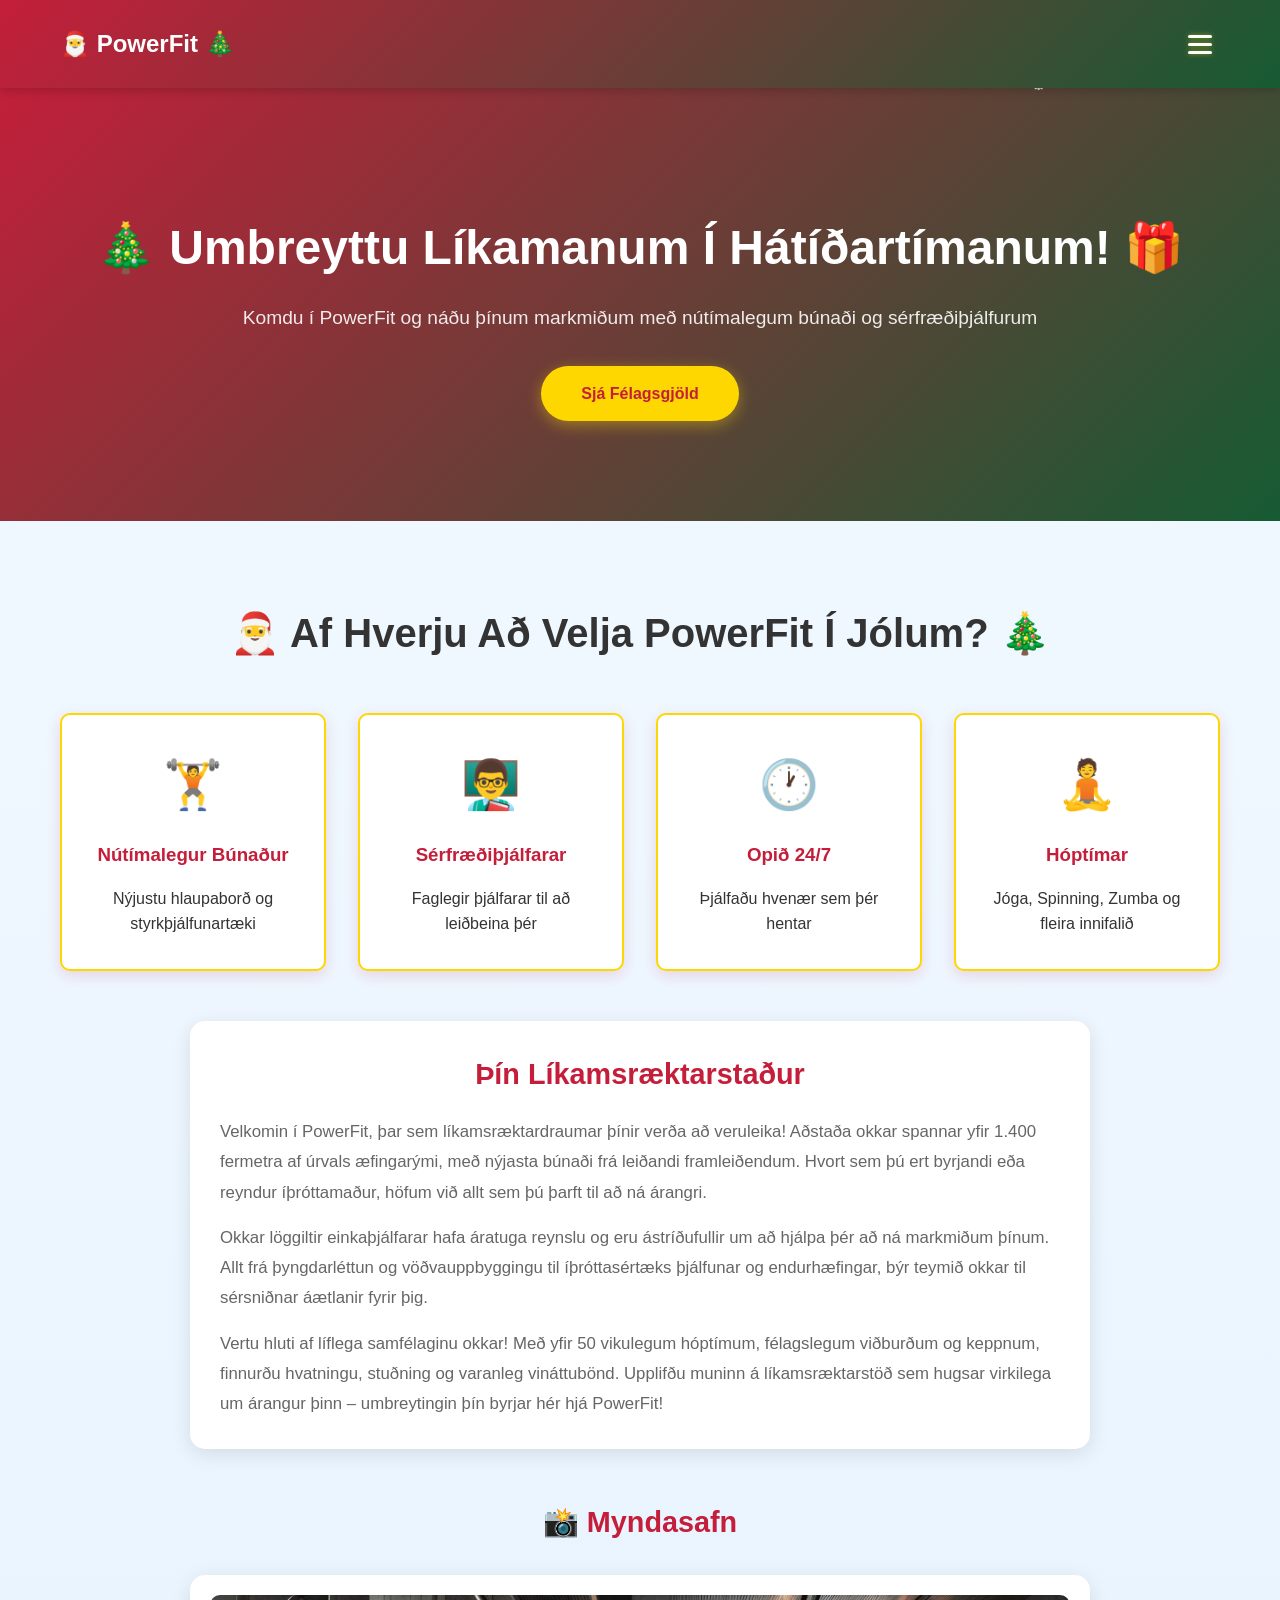
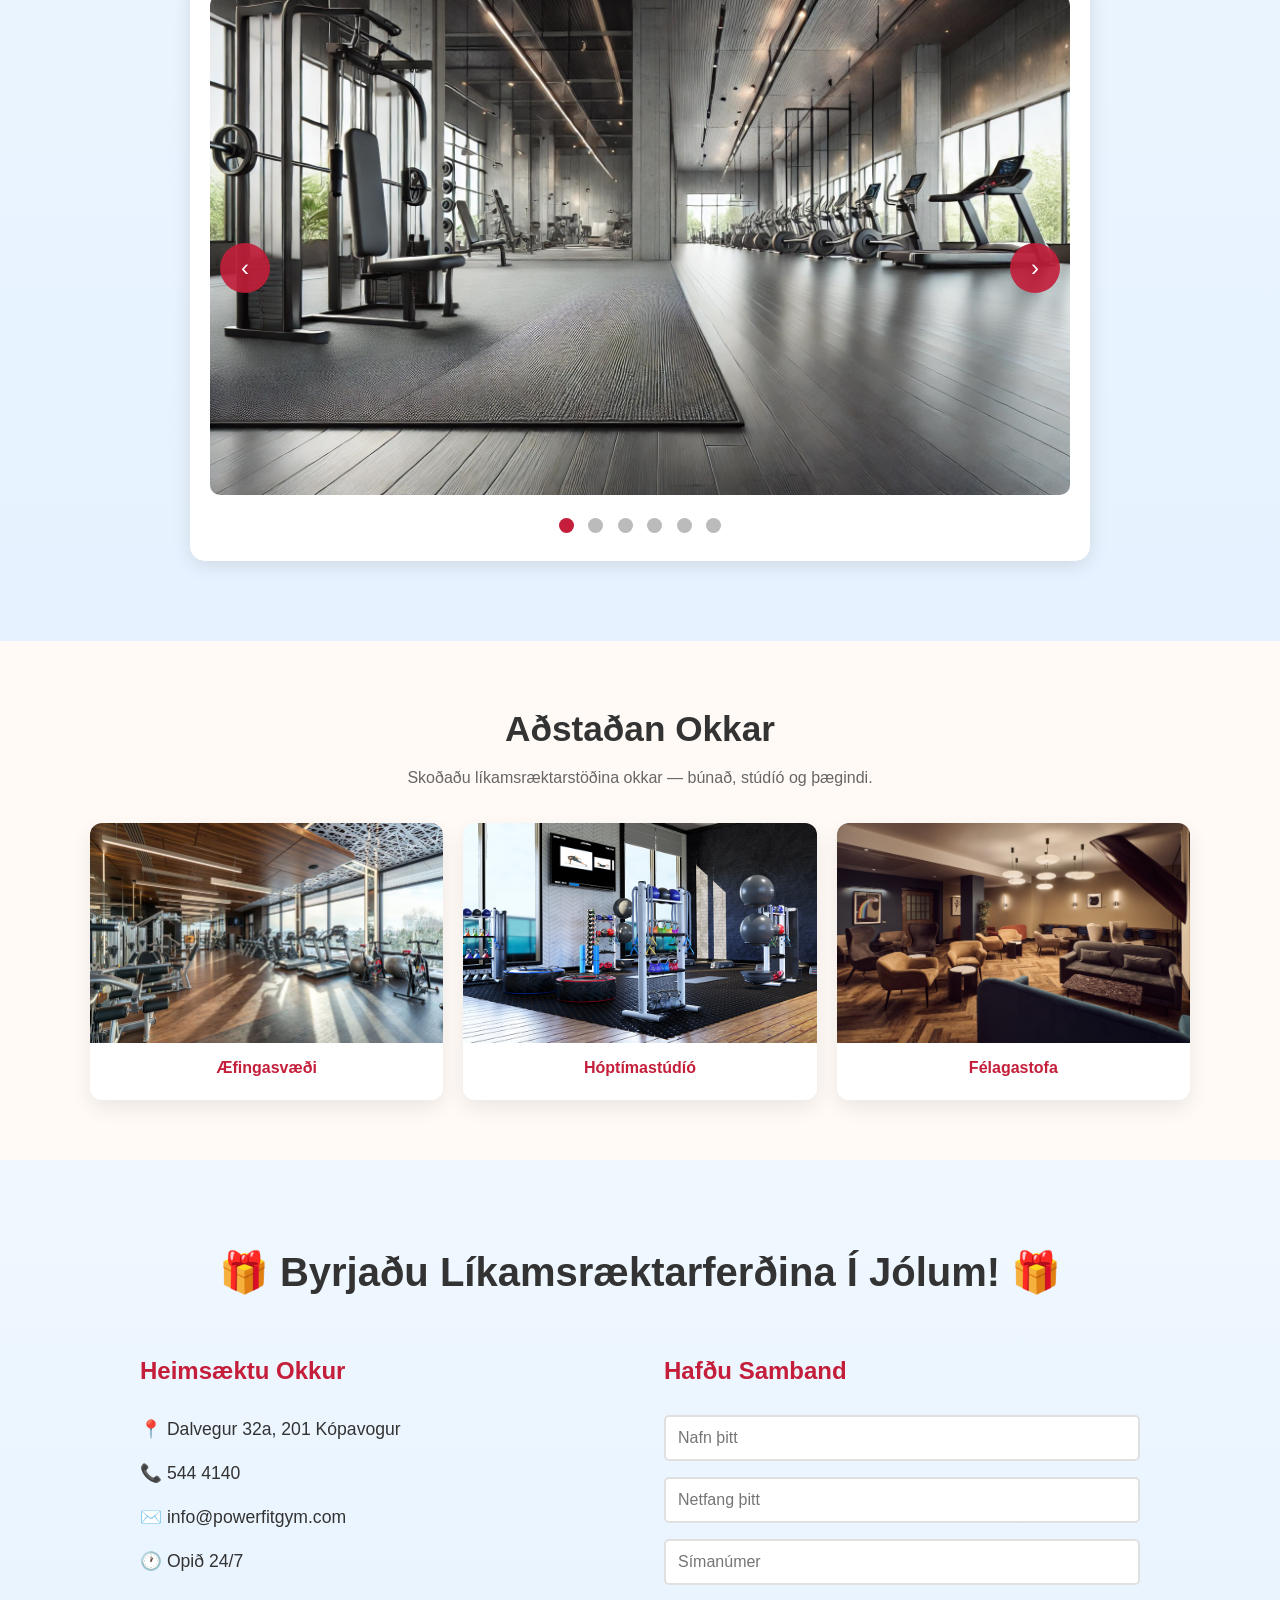
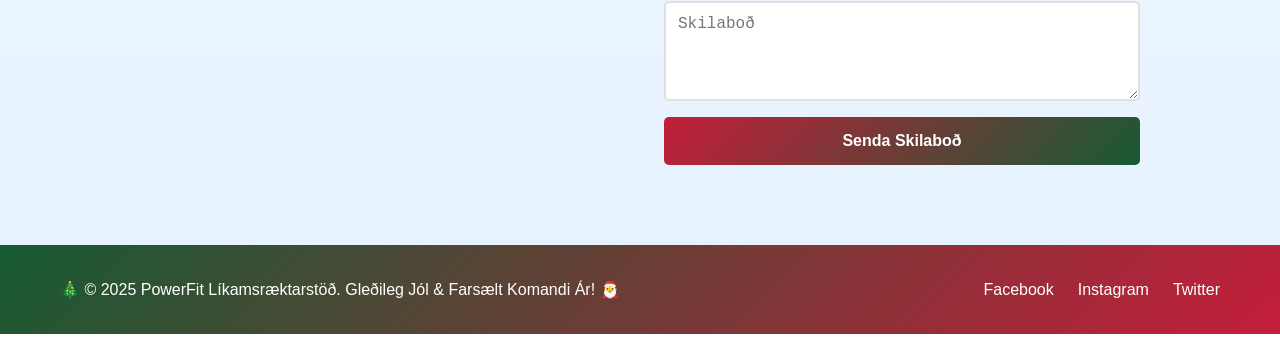
<file: index.html>
<!DOCTYPE html>
<html lang="en">
<head>
    <meta charset="UTF-8">
    <meta name="viewport" content="width=device-width, initial-scale=1.0">
    <title>PowerFit Líkamsræktarstöð - Umbreyttu Líkamanum</title>
    <link rel="stylesheet" href="styles.css">
</head>
<body>
    <header>
        <nav>
            <div class="logo"><a href="index.html" style="color: white; text-decoration: none;">🎅 PowerFit 🎄</a></div>
            <button class="hamburger-menu" onclick="toggleMenu()" aria-label="Menu">
                <span></span>
                <span></span>
                <span></span>
            </button>
        </nav>
    </header>

    <!-- Side Navigation -->
    <div id="sideNav" class="side-nav">
        <a href="javascript:void(0)" class="close-btn" onclick="closeMenu()">&times;</a>
        <a href="#home" onclick="closeMenu()">Heim</a>
        <a href="#about" onclick="closeMenu()">Um okkur</a>
        <a href="pricing.html" onclick="closeMenu()">Verðskrá</a>
        <a href="shop.html" onclick="closeMenu()">Verslun</a>
        <a href="purchases.html" onclick="closeMenu()">Mín Kaup</a>
        <a href="#contact" onclick="closeMenu()">Hafa samband</a>
    </div>
    <div id="overlay" class="overlay" onclick="closeMenu()"></div>

    <section id="home" class="hero">
        <div class="snowflakes" aria-hidden="true">
            <div class="snowflake">❅</div>
            <div class="snowflake">❆</div>
            <div class="snowflake">❅</div>
            <div class="snowflake">❆</div>
            <div class="snowflake">❅</div>
            <div class="snowflake">❆</div>
            <div class="snowflake">❅</div>
            <div class="snowflake">❆</div>
        </div>
        <div class="hero-content">
            <h1>🎄 Umbreyttu Líkamanum Í Hátíðartímanum! 🎁</h1>
            <p>Komdu í PowerFit og náðu þínum markmiðum með nútímalegum búnaði og sérfræðiþjálfurum</p>
            <a href="pricing.html" class="cta-button">Sjá Félagsgjöld</a>
        </div>
    </section>

    <section id="about" class="about">
        <div class="container">
            <h2>🎅 Af Hverju Að Velja PowerFit Í Jólum? 🎄</h2>
            <div class="features">
                <div class="feature">
                    <div class="icon">🏋️</div>
                    <h3>Nútímalegur Búnaður</h3>
                    <p>Nýjustu hlaupaborð og styrkþjálfunartæki</p>
                </div>
                <div class="feature">
                    <div class="icon">👨‍🏫</div>
                    <h3>Sérfræðiþjálfarar</h3>
                    <p>Faglegir þjálfarar til að leiðbeina þér</p>
                </div>
                <div class="feature">
                    <div class="icon">🕐</div>
                    <h3>Opið 24/7</h3>
                    <p>Þjálfaðu hvenær sem þér hentar</p>
                </div>
                <div class="feature">
                    <div class="icon">🧘</div>
                    <h3>Hóptímar</h3>
                    <p>Jóga, Spinning, Zumba og fleira innifalið</p>
                </div>
            </div>
            
            <div style="max-width: 900px; margin: 50px auto 0; padding: 30px; background: white; border-radius: 15px; box-shadow: 0 5px 20px rgba(0,0,0,0.1);">
                <h3 style="color: #c41e3a; text-align: center; margin-bottom: 20px; font-size: 1.8rem;">Þín Líkamsræktarstaður</h3>
                <p style="color: #666; line-height: 1.8; margin-bottom: 15px; font-size: 1.05rem;">
                    Velkomin í PowerFit, þar sem líkamsræktardraumar þínir verða að veruleika! Aðstaða okkar spannar yfir 1.400 fermetra af úrvals æfingarými, með nýjasta búnaði frá leiðandi framleiðendum. Hvort sem þú ert byrjandi eða reyndur íþróttamaður, höfum við allt sem þú þarft til að ná árangri.
                </p>
                <p style="color: #666; line-height: 1.8; margin-bottom: 15px; font-size: 1.05rem;">
                    Okkar löggiltir einkaþjálfarar hafa áratuga reynslu og eru ástríðufullir um að hjálpa þér að ná markmiðum þínum. Allt frá þyngdarléttun og vöðvauppbyggingu til íþróttasértæks þjálfunar og endurhæfingar, býr teymið okkar til sérsniðnar áætlanir fyrir þig.
                </p>
                <p style="color: #666; line-height: 1.8; margin-bottom: 0; font-size: 1.05rem;">
                    Vertu hluti af líflega samfélaginu okkar! Með yfir 50 vikulegum hóptímum, félagslegum viðburðum og keppnum, finnurðu hvatningu, stuðning og varanleg vináttubönd. Upplifðu muninn á líkamsræktarstöð sem hugsar virkilega um árangur þinn – umbreytingin þín byrjar hér hjá PowerFit!
                </p>
            </div>
            
            <!-- Image Slider Gallery -->
            <div style="max-width: 900px; margin: 50px auto 0;">
                <h3 style="color: #c41e3a; text-align: center; margin-bottom: 30px; font-size: 1.8rem;">📸 Myndasafn</h3>
                <div style="position: relative; background: white; border-radius: 15px; padding: 20px; box-shadow: 0 5px 20px rgba(0,0,0,0.1);">
                    <!-- Slider Container -->
                    <div id="sliderContainer" style="position: relative; width: 100%; height: 500px; overflow: hidden; border-radius: 10px;">
                        <img class="slider-image active" src="images/images.jpg?v=2" alt="Gym Equipment" style="position: absolute; width: 100%; height: 100%; object-fit: cover; opacity: 0; transition: opacity 0.5s ease-in-out;">
                        <img class="slider-image" src="images/images2.jpg?v=2" alt="Gym Space" style="position: absolute; width: 100%; height: 100%; object-fit: cover; opacity: 0; transition: opacity 0.5s ease-in-out;">
                        <img class="slider-image" src="images/images3.jpg?v=2" alt="Gym Facility" style="position: absolute; width: 100%; height: 100%; object-fit: cover; opacity: 0; transition: opacity 0.5s ease-in-out;">
                        <img class="slider-image" src="images/gym1.jpg?v=2" alt="Gym Facility" style="position: absolute; width: 100%; height: 100%; object-fit: cover; opacity: 0; transition: opacity 0.5s ease-in-out;">
                        <img class="slider-image" src="images/gym2.jpg?v=2" alt="Gym Facility" style="position: absolute; width: 100%; height: 100%; object-fit: cover; opacity: 0; transition: opacity 0.5s ease-in-out;">
                        <img class="slider-image" src="images/gym3.jpg?v=2" alt="Gym Facility" style="position: absolute; width: 100%; height: 100%; object-fit: cover; opacity: 0; transition: opacity 0.5s ease-in-out;">
                    </div>
                    
                    <!-- Navigation Arrows -->
                    <button id="prevBtn" style="position: absolute; left: 30px; top: 50%; transform: translateY(-50%); background: rgba(196, 30, 58, 0.9); color: white; border: none; width: 50px; height: 50px; border-radius: 50%; font-size: 24px; cursor: pointer; z-index: 10; transition: background 0.3s;">‹</button>
                    <button id="nextBtn" style="position: absolute; right: 30px; top: 50%; transform: translateY(-50%); background: rgba(196, 30, 58, 0.9); color: white; border: none; width: 50px; height: 50px; border-radius: 50%; font-size: 24px; cursor: pointer; z-index: 10; transition: background 0.3s;">›</button>
                    
                    <!-- Dots Navigation -->
                    <div style="text-align: center; margin-top: 20px;">
                        <span class="dot" onclick="currentSlide(0)" style="display: inline-block; width: 15px; height: 15px; margin: 0 5px; background: #bbb; border-radius: 50%; cursor: pointer; transition: background 0.3s;"></span>
                        <span class="dot" onclick="currentSlide(1)" style="display: inline-block; width: 15px; height: 15px; margin: 0 5px; background: #bbb; border-radius: 50%; cursor: pointer; transition: background 0.3s;"></span>
                        <span class="dot" onclick="currentSlide(2)" style="display: inline-block; width: 15px; height: 15px; margin: 0 5px; background: #bbb; border-radius: 50%; cursor: pointer; transition: background 0.3s;"></span>
                        <span class="dot" onclick="currentSlide(3)" style="display: inline-block; width: 15px; height: 15px; margin: 0 5px; background: #bbb; border-radius: 50%; cursor: pointer; transition: background 0.3s;"></span>
                        <span class="dot" onclick="currentSlide(4)" style="display: inline-block; width: 15px; height: 15px; margin: 0 5px; background: #bbb; border-radius: 50%; cursor: pointer; transition: background 0.3s;"></span>
                        <span class="dot" onclick="currentSlide(5)" style="display: inline-block; width: 15px; height: 15px; margin: 0 5px; background: #bbb; border-radius: 50%; cursor: pointer; transition: background 0.3s;"></span>
                    </div>
                </div>
            </div>
        </div>
    </section>

    <section id="gallery" class="gallery">
        <div class="container">
            <h2>Aðstaðan Okkar</h2>
            <p class="gallery-subtitle">Skoðaðu líkamsræktarstöðina okkar — búnað, stúdíó og þægindi.</p>
            <div class="gallery-grid">
                <figure class="gallery-item">
                    <img src="images/gym.jpg?v=1" alt="Æfingasvæði með búnaði">
                    <figcaption>Æfingasvæði</figcaption>
                </figure>

                <figure class="gallery-item">
                    <img src="images/group.jpg?v=1" alt="Hóptími í gangi">
                    <figcaption>Hóptímastúdíó</figcaption>
                </figure>

                <figure class="gallery-item">
                    <img src="images/lounge.jpg?v=1" alt="Slökun í setustofunni">
                    <figcaption>Félagastofa</figcaption>
                </figure>
            </div>
        </div>
    </section>

    <section id="contact" class="contact">
        <div class="container">
            <h2>🎁 Byrjaðu Líkamsræktarferðina Í Jólum! 🎁</h2>
            <div class="contact-content">
                <div class="contact-info">
                    <h3>Heimsæktu Okkur</h3>
                    <p>📍 Dalvegur 32a, 201 Kópavogur</p>
                    <p>📞 544 4140</p>
                    <p>✉️ info@powerfitgym.com</p>
                    <p>🕐 Opið 24/7</p>
                </div>
                <div class="contact-form">
                    <h3>Hafðu Samband</h3>
                    <form>
                        <input type="text" placeholder="Nafn þitt" required>
                        <input type="email" placeholder="Netfang þitt" required>
                        <input type="tel" placeholder="Símanúmer">
                        <textarea placeholder="Skilaboð" rows="4"></textarea>
                        <button type="submit">Senda Skilaboð</button>
                    </form>
                </div>
            </div>
        </div>
    </section>

    <footer>
        <div class="container">
            <p>🎄 &copy; 2025 PowerFit Líkamsræktarstöð. Gleðileg Jól & Farsælt Komandi Ár! 🎅</p>
            <div class="social-links">
                <a href="#">Facebook</a>
                <a href="#">Instagram</a>
                <a href="#">Twitter</a>
            </div>
        </div>
    </footer>
    
    <script>
        // Image Slider
        let currentIndex = 0;
        const images = document.querySelectorAll('.slider-image');
        const dots = document.querySelectorAll('.dot');
        
        function showSlide(index) {
            // Hide all images
            images.forEach(img => img.style.opacity = '0');
            dots.forEach(dot => dot.style.background = '#bbb');
            
            // Show current image
            images[index].style.opacity = '1';
            dots[index].style.background = '#c41e3a';
        }
        
        function nextSlide() {
            currentIndex = (currentIndex + 1) % images.length;
            showSlide(currentIndex);
        }
        
        function prevSlide() {
            currentIndex = (currentIndex - 1 + images.length) % images.length;
            showSlide(currentIndex);
        }
        
        function currentSlide(index) {
            currentIndex = index;
            showSlide(currentIndex);
        }
        
        // Button events
        document.getElementById('nextBtn').addEventListener('click', nextSlide);
        document.getElementById('prevBtn').addEventListener('click', prevSlide);
        
        // Hover effects for buttons
        const buttons = [document.getElementById('nextBtn'), document.getElementById('prevBtn')];
        buttons.forEach(btn => {
            btn.addEventListener('mouseenter', () => btn.style.background = 'rgba(196, 30, 58, 1)');
            btn.addEventListener('mouseleave', () => btn.style.background = 'rgba(196, 30, 58, 0.9)');
        });
        
        // Show first slide on load
        showSlide(0);
        
        // Smooth scroll animation for navigation links
        document.querySelectorAll('a[href^="#"]').forEach(anchor => {
            anchor.addEventListener('click', function (e) {
                e.preventDefault();
                const targetId = this.getAttribute('href').substring(1);
                const targetSection = document.getElementById(targetId);
                
                if (targetSection) {
                    const targetPosition = targetSection.offsetTop - 80; // 80px offset for fixed header
                    const startPosition = window.pageYOffset;
                    const distance = targetPosition - startPosition;
                    const duration = 1000; // 1 second animation
                    let start = null;
                    
                    function animation(currentTime) {
                        if (start === null) start = currentTime;
                        const timeElapsed = currentTime - start;
                        const run = ease(timeElapsed, startPosition, distance, duration);
                        window.scrollTo(0, run);
                        if (timeElapsed < duration) requestAnimationFrame(animation);
                    }
                    
                    function ease(t, b, c, d) {
                        t /= d / 2;
                        if (t < 1) return c / 2 * t * t + b;
                        t--;
                        return -c / 2 * (t * (t - 2) - 1) + b;
                    }
                    
                    requestAnimationFrame(animation);
                }
            });
        });
    </script>

    <script>
        function toggleMenu() {
            document.getElementById('sideNav').classList.toggle('active');
            document.getElementById('overlay').classList.toggle('active');
            document.body.style.overflow = document.getElementById('sideNav').classList.contains('active') ? 'hidden' : 'auto';
        }

        function closeMenu() {
            document.getElementById('sideNav').classList.remove('active');
            document.getElementById('overlay').classList.remove('active');
            document.body.style.overflow = 'auto';
        }
    </script>
</body>
</html>
</file>
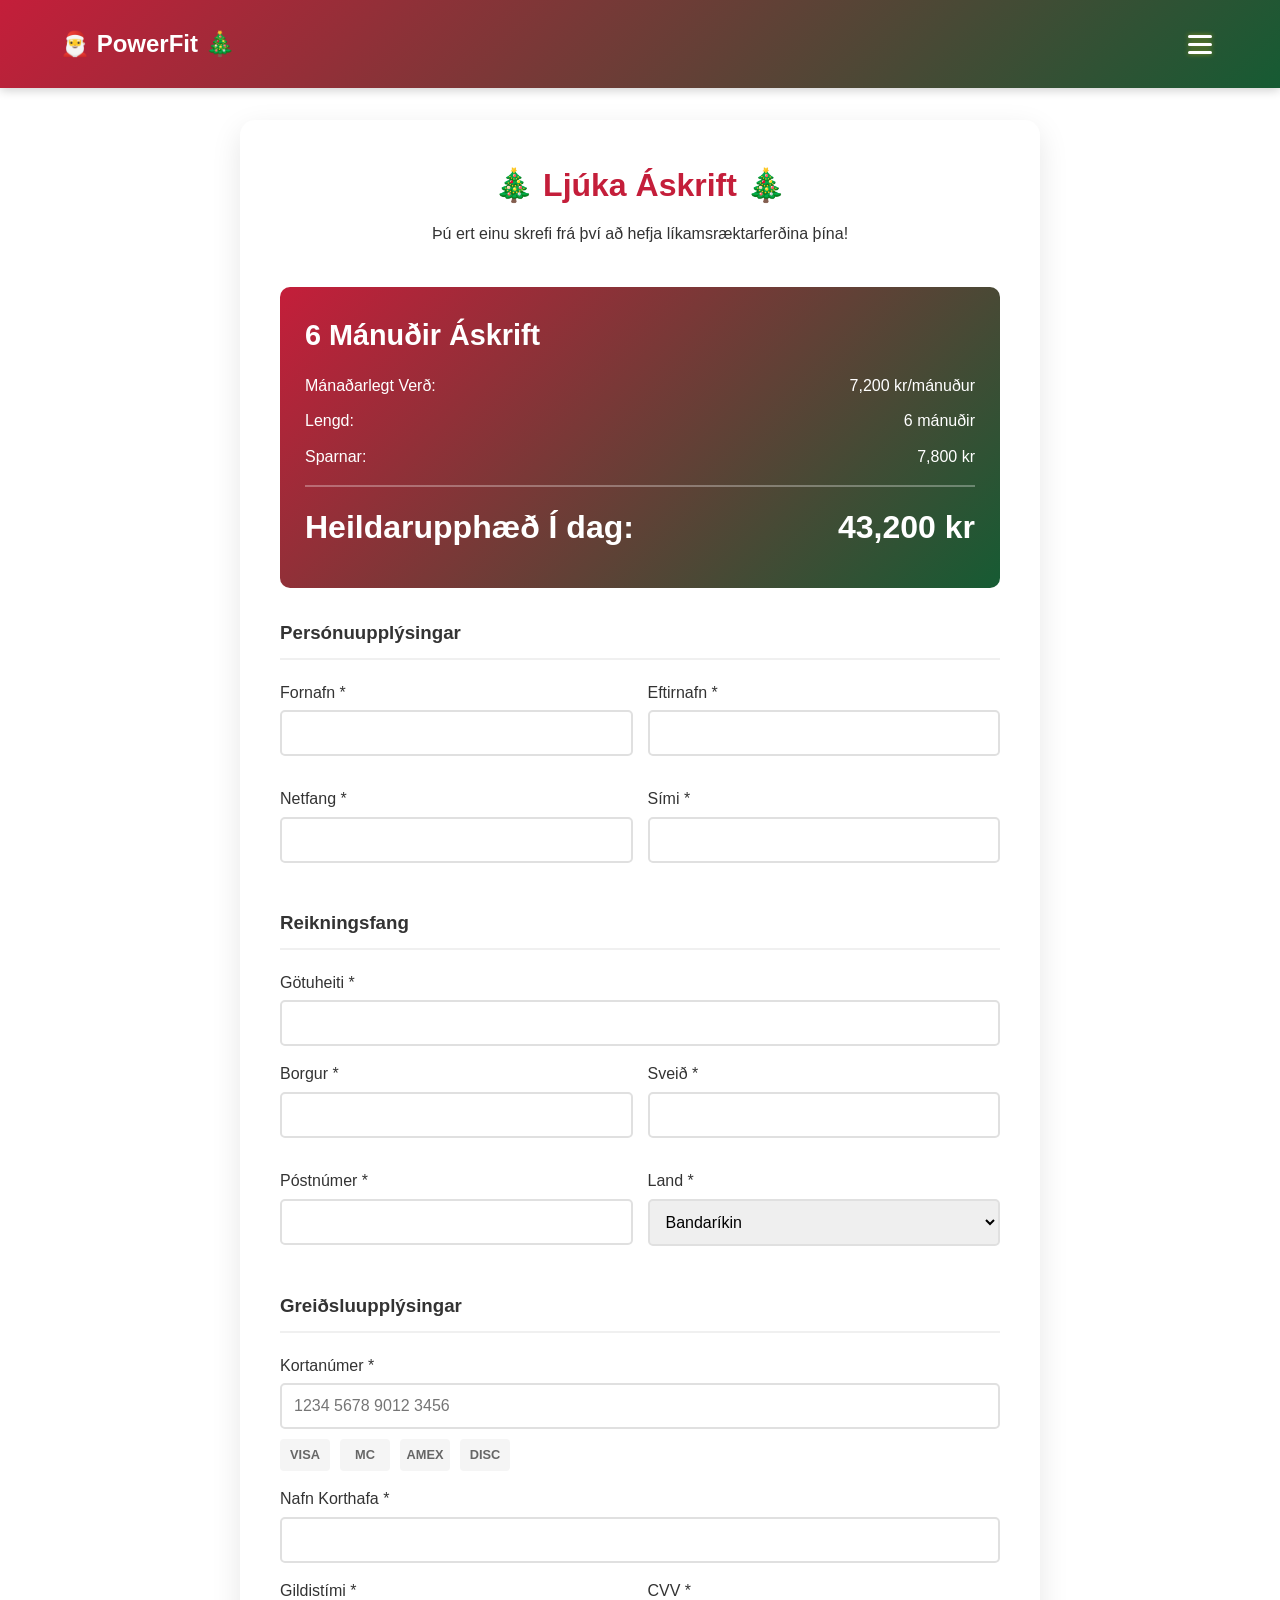
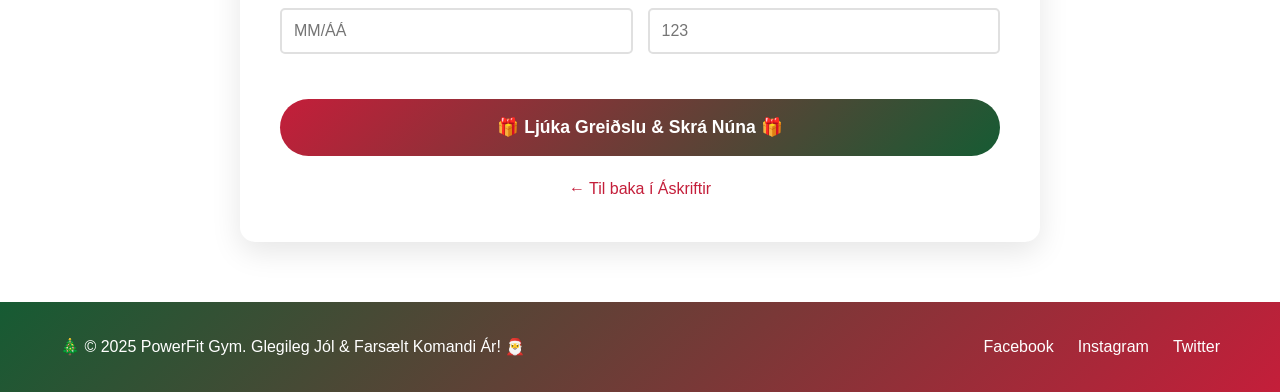
<file: checkout.html>
<!DOCTYPE html>
<html lang="en">
<head>
    <meta charset="UTF-8">
    <meta name="viewport" content="width=device-width, initial-scale=1.0">
    <title>Greiðsla - PowerFit Gym</title>
    <link rel="stylesheet" href="styles.css">
    <style>
        .checkout-container {
            max-width: 800px;
            margin: 120px auto 60px;
            padding: 40px;
            background: white;
            border-radius: 15px;
            box-shadow: 0 10px 30px rgba(0,0,0,0.1);
        }
        
        .checkout-header {
            text-align: center;
            margin-bottom: 40px;
        }
        
        .checkout-header h1 {
            color: #c41e3a;
            margin-bottom: 10px;
        }
        
        .plan-summary {
            background: linear-gradient(135deg, #c41e3a 0%, #165b33 100%);
            color: white;
            padding: 25px;
            border-radius: 10px;
            margin-bottom: 30px;
        }
        
        .plan-summary h2 {
            margin-bottom: 15px;
            font-size: 1.8rem;
        }
        
        .plan-details {
            display: flex;
            justify-content: space-between;
            align-items: center;
            margin-bottom: 10px;
        }
        
        .total-amount {
            font-size: 2rem;
            font-weight: bold;
            border-top: 2px solid rgba(255,255,255,0.3);
            padding-top: 15px;
            margin-top: 15px;
        }
        
        .checkout-form {
            margin-top: 30px;
        }
        
        .form-section {
            margin-bottom: 30px;
        }
        
        .form-section h3 {
            color: #333;
            margin-bottom: 20px;
            padding-bottom: 10px;
            border-bottom: 2px solid #f0f0f0;
        }
        
        .form-row {
            display: grid;
            grid-template-columns: 1fr 1fr;
            gap: 15px;
            margin-bottom: 15px;
        }
        
        .form-group {
            margin-bottom: 15px;
        }
        
        .form-group label {
            display: block;
            margin-bottom: 5px;
            color: #333;
            font-weight: 500;
        }
        
        .form-group input,
        .form-group select {
            width: 100%;
            padding: 12px;
            border: 2px solid #e0e0e0;
            border-radius: 5px;
            font-size: 1rem;
            transition: border-color 0.3s;
        }
        
        .form-group input:focus,
        .form-group select:focus {
            outline: none;
            border-color: #c41e3a;
        }
        
        .card-icons {
            display: flex;
            gap: 10px;
            margin-top: 10px;
        }
        
        .card-icon {
            width: 50px;
            height: 32px;
            background: #f5f5f5;
            border-radius: 4px;
            display: flex;
            align-items: center;
            justify-content: center;
            font-size: 0.8rem;
            font-weight: bold;
            color: #666;
        }
        
        .submit-btn {
            background: linear-gradient(135deg, #c41e3a 0%, #165b33 100%);
            color: white;
            border: none;
            padding: 18px 40px;
            border-radius: 50px;
            font-size: 1.1rem;
            font-weight: bold;
            cursor: pointer;
            width: 100%;
            transition: transform 0.3s, box-shadow 0.3s;
        }
        
        .submit-btn:hover {
            transform: translateY(-2px);
            box-shadow: 0 10px 25px rgba(196, 30, 58, 0.3);
        }
        
        .back-link {
            text-align: center;
            margin-top: 20px;
        }
        
        .back-link a {
            color: #c41e3a;
            text-decoration: none;
            font-weight: 500;
        }
        
        .back-link a:hover {
            text-decoration: underline;
        }
        
        @media (max-width: 768px) {
            .form-row {
                grid-template-columns: 1fr;
            }
            
            .checkout-container {
                margin: 100px 20px 40px;
                padding: 25px;
            }
        }
        
        /* Success Modal */
        .modal {
            display: none;
            position: fixed;
            z-index: 2000;
            left: 0;
            top: 0;
            width: 100%;
            height: 100%;
            background-color: rgba(0, 0, 0, 0.6);
            animation: fadeIn 0.3s;
        }
        
        @keyframes fadeIn {
            from { opacity: 0; }
            to { opacity: 1; }
        }
        
        @keyframes slideIn {
            from {
                transform: translateY(-50px);
                opacity: 0;
            }
            to {
                transform: translateY(0);
                opacity: 1;
            }
        }
        
        .modal-content {
            background: white;
            margin: 5% auto;
            padding: 30px;
            border-radius: 20px;
            width: 90%;
            max-width: 420px;
            text-align: center;
            box-shadow: 0 20px 60px rgba(0, 0, 0, 0.3);
            animation: slideIn 0.4s;
            position: relative;
        }
        
        .close-btn {
            position: absolute;
            top: 10px;
            right: 15px;
            font-size: 24px;
            font-weight: bold;
            color: #999;
            cursor: pointer;
            background: none;
            border: none;
            width: 30px;
            height: 30px;
            display: flex;
            align-items: center;
            justify-content: center;
            border-radius: 50%;
            transition: all 0.3s;
        }
        
        .close-btn:hover {
            color: #333;
            background: #f0f0f0;
        }
        
        .success-icon {
            width: 65px;
            height: 65px;
            background: linear-gradient(135deg, #4ade80 0%, #22c55e 100%);
            border-radius: 50%;
            display: flex;
            align-items: center;
            justify-content: center;
            margin: 0 auto 15px;
            font-size: 40px;
            animation: scaleUp 0.5s;
        }
        
        @keyframes scaleUp {
            0% { transform: scale(0); }
            50% { transform: scale(1.1); }
            100% { transform: scale(1); }
        }
        
        .modal-content h2 {
            color: #22c55e;
            margin-bottom: 12px;
            font-size: 1.6rem;
        }
        
        .modal-content p {
            color: #666;
            margin-bottom: 8px;
            font-size: 1rem;
            line-height: 1.5;
        }
        
        .order-details {
            background: #f9f9f9;
            padding: 15px;
            border-radius: 10px;
            margin: 20px 0;
            text-align: left;
        }
        
        .order-details p {
            display: flex;
            justify-content: space-between;
            margin-bottom: 8px;
            color: #333;
            font-size: 0.95rem;
        }
        
        .order-details p strong {
            color: #c41e3a;
        }
        
        .modal-btn {
            background: linear-gradient(135deg, #c41e3a 0%, #165b33 100%);
            color: white;
            border: none;
            padding: 12px 35px;
            border-radius: 50px;
            font-size: 1rem;
            font-weight: bold;
            cursor: pointer;
            margin-top: 15px;
            transition: transform 0.3s;
        }
        
        .modal-btn:hover {
            transform: translateY(-2px);
        }
    </style>
</head>
<body>
    <header>
        <nav>
            <div class="logo"><a href="index.html" style="color: white; text-decoration: none;">🎅 PowerFit 🎄</a></div>
            <button class="hamburger-menu" onclick="toggleMenu()" aria-label="Menu">
                <span></span>
                <span></span>
                <span></span>
            </button>
        </nav>
    </header>

    <!-- Side Navigation -->
    <div id="sideNav" class="side-nav">
        <a href="javascript:void(0)" class="close-btn" onclick="closeMenu()">&times;</a>
        <a href="index.html#home" onclick="closeMenu()">Heim</a>
        <a href="index.html#about" onclick="closeMenu()">Um okkur</a>
        <a href="pricing.html" onclick="closeMenu()">Verðskrá</a>
        <a href="shop.html" onclick="closeMenu()">Verslun</a>
        <a href="purchases.html" onclick="closeMenu()">Mín Kaup</a>
        <a href="index.html#contact" onclick="closeMenu()">Hafa samband</a>
    </div>
    <div id="overlay" class="overlay" onclick="closeMenu()"></div>

    <div class="checkout-container">
        <div class="checkout-header">
            <h1>🎄 Ljúka Áskrift 🎄</h1>
            <p>Þú ert einu skrefi frá því að hefja líkamsræktarferðina þína!</p>
        </div>

        <div class="plan-summary">
            <h2 id="plan-name">6 Mánaða Áskrift</h2>
            <div class="plan-details">
                <span>Mánaðarlegt Verð:</span>
                <span id="monthly-rate">7.200 kr/mánuður</span>
            </div>
            <div class="plan-details">
                <span>Lengd:</span>
                <span id="duration">6 mánuðir</span>
            </div>
            <div class="plan-details">
                <span>Sparnar:</span>
                <span id="savings">7.800 kr</span>
            </div>
            <div class="total-amount">
                <div class="plan-details">
                    <span>Heildarupphæð Í dag:</span>
                    <span id="total-amount">43.200 kr</span>
                </div>
            </div>
        </div>

        <form class="checkout-form" id="checkout-form">
            <div class="form-section">
                <h3>Persónuupplýsingar</h3>
                <div class="form-row">
                    <div class="form-group">
                        <label>Fornafn *</label>
                        <input type="text" name="firstName" required>
                    </div>
                    <div class="form-group">
                        <label>Eftirnafn *</label>
                        <input type="text" name="lastName" required>
                    </div>
                </div>
                <div class="form-row">
                    <div class="form-group">
                        <label>Netfang *</label>
                        <input type="email" name="email" required>
                    </div>
                    <div class="form-group">
                        <label>Sími *</label>
                        <input type="tel" name="phone" required>
                    </div>
                </div>
            </div>

            <div class="form-section">
                <h3>Reikningsfang</h3>
                <div class="form-group">
                    <label>Götuheiti *</label>
                    <input type="text" name="address" required>
                </div>
                <div class="form-row">
                    <div class="form-group">
                        <label>Borgur *</label>
                        <input type="text" name="city" required>
                    </div>
                    <div class="form-group">
                        <label>Sveið *</label>
                        <input type="text" name="state" required>
                    </div>
                </div>
                <div class="form-row">
                    <div class="form-group">
                        <label>Póstnúmer *</label>
                        <input type="text" name="zip" required>
                    </div>
                    <div class="form-group">
                        <label>Land *</label>
                        <select name="country" required>
                            <option value="US">Bandaríkin</option>
                            <option value="CA">Kanada</option>
                            <option value="UK">Bretland</option>
                            <option value="Other">Annað</option>
                        </select>
                    </div>
                </div>
            </div>

            <div class="form-section">
                <h3>Greiðsluupplýsingar</h3>
                <div class="form-group">
                    <label>Kortanúmer *</label>
                    <input type="text" name="cardNumber" placeholder="1234 5678 9012 3456" maxlength="19" required>
                    <div class="card-icons">
                        <div class="card-icon">VISA</div>
                        <div class="card-icon">MC</div>
                        <div class="card-icon">AMEX</div>
                        <div class="card-icon">DISC</div>
                    </div>
                </div>
                <div class="form-group">
                    <label>Nafn Korthafa *</label>
                    <input type="text" name="cardName" required>
                </div>
                <div class="form-row">
                    <div class="form-group">
                        <label>Gildistími *</label>
                        <input type="text" name="expiry" placeholder="MM/ÁÁ" maxlength="5" required>
                    </div>
                    <div class="form-group">
                        <label>CVV *</label>
                        <input type="text" name="cvv" placeholder="123" maxlength="4" required>
                    </div>
                </div>
            </div>

            <button type="submit" class="submit-btn">🎁 Ljúka Greiðslu & Skrá Núna 🎁</button>
        </form>

        <div class="back-link">
            <a href="pricing.html">← Til baka í Áskriftir</a>
        </div>
    </div>
    
    <!-- Success Modal -->
    <div id="successModal" class="modal">
        <div class="modal-content">
            <button class="close-btn" onclick="closeModal()">&times;</button>
            <div class="success-icon">✓</div>
            <h2>🎄 Greiðsla Tókst! 🎅</h2>
            <p>Velkomin í PowerFit Gym!</p>
            
            <div class="order-details">
                <p><span>Áskriftaráætlun:</span> <strong id="modal-plan">6 Mánuðir</strong></p>
                <p><span>Mánaðarlegt Verð:</span> <strong id="modal-rate">7.200 kr/mánuður</strong></p>
                <p><span>Heildarupphæð:</span> <strong id="modal-total">43.200 kr</strong></p>
            </div>
            
            <p>🎁 Áskriftin þín hefur verið virkjuð!</p>
            <p>📧 Staðfestingartölvupóstur sendur</p>
            <p>💪 Sjáumst í líkamsræktinni!</p>
            
            <button class="modal-btn" onclick="closeModal()">Byrja Ferðina</button>
        </div>
    </div>

    <footer>
        <div class="container">
            <p>🎄 &copy; 2025 PowerFit Gym. Glegileg Jól & Farsælt Komandi Ár! 🎅</p>
            <div class="social-links">
                <a href="#">Facebook</a>
                <a href="#">Instagram</a>
                <a href="#">Twitter</a>
            </div>
        </div>
    </footer>

    <script>
        // Get plan details from URL parameters
        const urlParams = new URLSearchParams(window.location.search);
        const plan = urlParams.get('plan') || '6';
        
        // Plan pricing data
        const plans = {
            '1': { name: '1 Mánuður', monthly: 8500, duration: 1, savings: 0 },
            '6': { name: '6 Mánuðir', monthly: 7200, duration: 6, savings: 7800 },
            '12': { name: '12 Mánuðir', monthly: 5900, duration: 12, savings: 31200 }
        };
        
        const selectedPlan = plans[plan];
        const total = selectedPlan.monthly * selectedPlan.duration;
        
        // Update page with selected plan details
        document.getElementById('plan-name').textContent = selectedPlan.name + ' Áskrift';
        document.getElementById('monthly-rate').textContent = selectedPlan.monthly.toLocaleString('is-IS') + ' kr/mánuður';
        document.getElementById('duration').textContent = selectedPlan.duration + ' mánuð' + (selectedPlan.duration > 1 ? 'ir' : 'ur');
        document.getElementById('savings').textContent = selectedPlan.savings > 0 ? selectedPlan.savings.toLocaleString('is-IS') + ' kr' : 'Engar';
        document.getElementById('total-amount').textContent = total.toLocaleString('is-IS') + ' kr';
        
        // Format card number input
        document.querySelector('input[name="cardNumber"]').addEventListener('input', function(e) {
            let value = e.target.value.replace(/\s/g, '');
            let formattedValue = value.match(/.{1,4}/g)?.join(' ') || value;
            e.target.value = formattedValue;
        });
        
        // Format expiry date
        document.querySelector('input[name="expiry"]').addEventListener('input', function(e) {
            let value = e.target.value.replace(/\D/g, '');
            if (value.length >= 2) {
                value = value.slice(0, 2) + '/' + value.slice(2, 4);
            }
            e.target.value = value;
        });
        
        // Handle form submission
        document.getElementById('checkout-form').addEventListener('submit', function(e) {
            e.preventDefault();
            
            // Save membership purchase to localStorage
            const purchase = {
                planName: selectedPlan.name,
                monthlyRate: selectedPlan.monthly,
                duration: selectedPlan.duration,
                savings: selectedPlan.savings,
                totalAmount: total,
                date: new Date().toISOString()
            };
            
            const purchases = JSON.parse(localStorage.getItem('membershipPurchases')) || [];
            purchases.push(purchase);
            localStorage.setItem('membershipPurchases', JSON.stringify(purchases));
            
            // Update modal with plan details
            document.getElementById('modal-plan').textContent = selectedPlan.name;
            document.getElementById('modal-rate').textContent = selectedPlan.monthly.toLocaleString('is-IS') + ' kr/mánuður';
            document.getElementById('modal-total').textContent = total.toLocaleString('is-IS') + ' kr';
            
            // Show success modal
            document.getElementById('successModal').style.display = 'block';
        });
        
        // Close modal and redirect to home
        function closeModal() {
            document.getElementById('successModal').style.display = 'none';
            window.location.href = 'index.html';
        }
        
        // Close modal when clicking outside
        window.onclick = function(event) {
            const modal = document.getElementById('successModal');
            if (event.target == modal) {
                closeModal();
            }
        }
    </script>

    <script>
        function toggleMenu() {
            document.getElementById('sideNav').classList.toggle('active');
            document.getElementById('overlay').classList.toggle('active');
            document.body.style.overflow = document.getElementById('sideNav').classList.contains('active') ? 'hidden' : 'auto';
        }

        function closeMenu() {
            document.getElementById('sideNav').classList.remove('active');
            document.getElementById('overlay').classList.remove('active');
            document.body.style.overflow = 'auto';
        }
    </script>
</body>
</html>
</file>
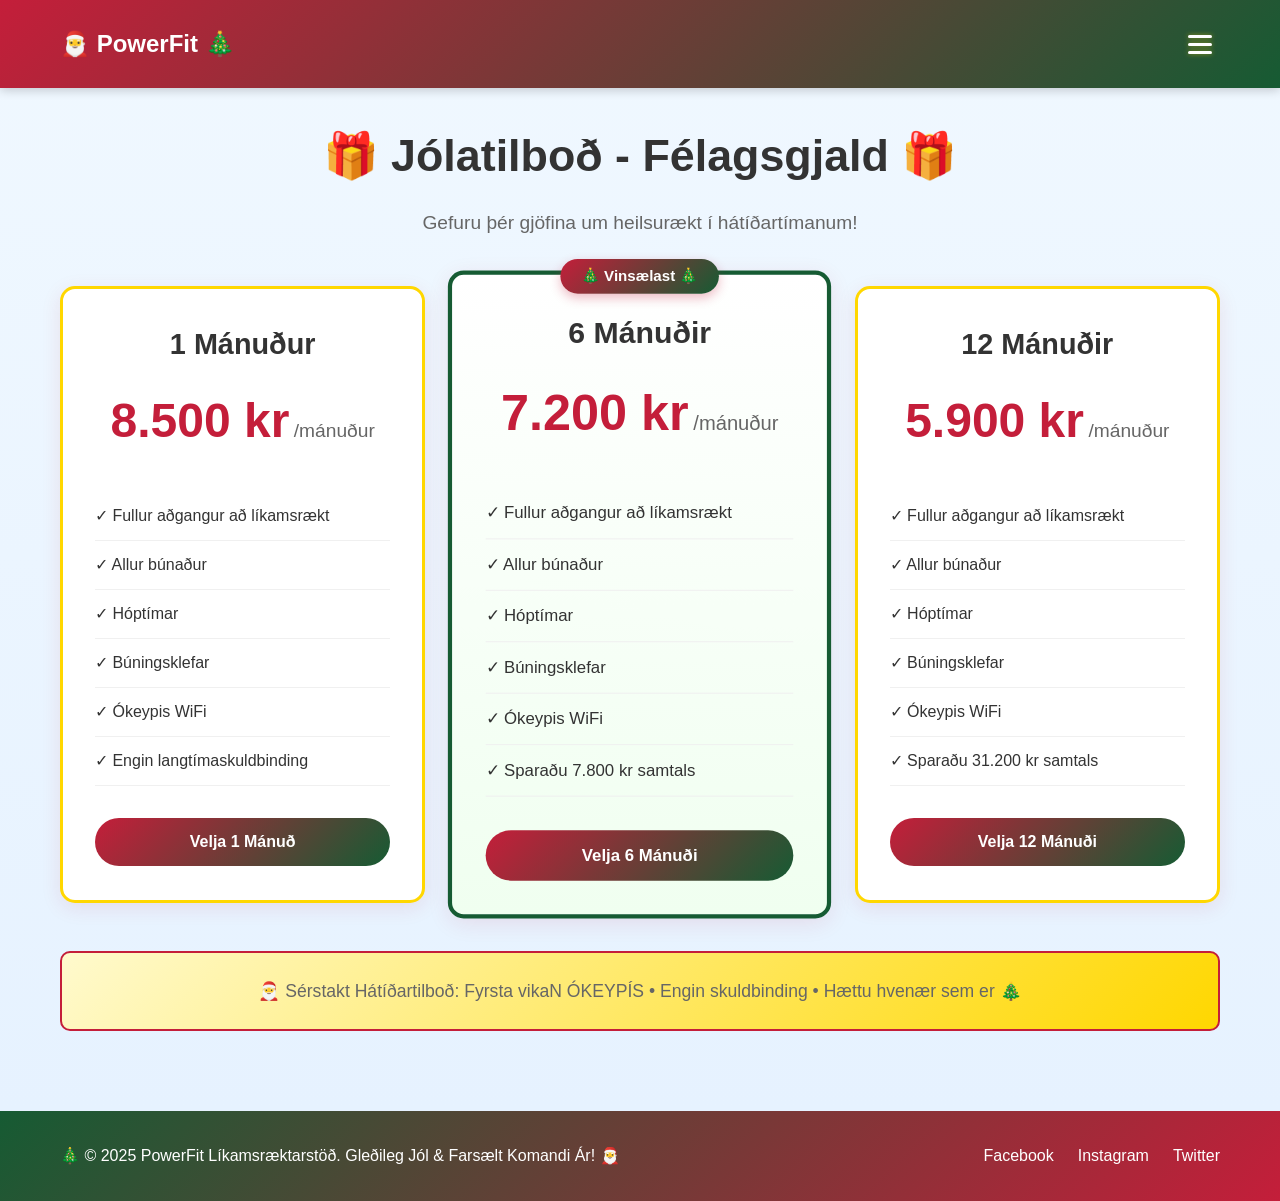
<file: pricing.html>
<!DOCTYPE html>
<html lang="is">
<head>
    <meta charset="UTF-8">
    <meta name="viewport" content="width=device-width, initial-scale=1.0">
    <title>Verðskrá - PowerFit Líkamsræktarstöð</title>
    <!-- v2.0 Icelandic -->
    <link rel="stylesheet" href="styles.css">
    <style>
        .pricing-page {
            padding: 120px 20px 80px;
            background: linear-gradient(to bottom, #f0f8ff 0%, #e6f2ff 100%);
            min-height: 100vh;
        }
        
        .pricing-page .container {
            max-width: 1200px;
            margin: 0 auto;
        }
        
        .pricing-page h1 {
            text-align: center;
            font-size: 2.8rem;
            margin-bottom: 1rem;
            color: #333;
        }
        
        .pricing-page .subtitle {
            text-align: center;
            font-size: 1.2rem;
            color: #666;
            margin-bottom: 3rem;
        }
    </style>
</head>
<body>
    <header>
        <nav>
            <div class="logo"><a href="index.html" style="color: white; text-decoration: none;">🎅 PowerFit 🎄</a></div>
            <button class="hamburger-menu" onclick="toggleMenu()" aria-label="Menu">
                <span></span>
                <span></span>
                <span></span>
            </button>
        </nav>
    </header>

    <!-- Side Navigation -->
    <div id="sideNav" class="side-nav">
        <a href="javascript:void(0)" class="close-btn" onclick="closeMenu()">&times;</a>
        <a href="index.html#home" onclick="closeMenu()">Heim</a>
        <a href="index.html#about" onclick="closeMenu()">Um okkur</a>
        <a href="pricing.html" onclick="closeMenu()">Verðskrá</a>
        <a href="shop.html" onclick="closeMenu()">Verslun</a>
        <a href="purchases.html" onclick="closeMenu()">Mín Kaup</a>
        <a href="index.html#contact" onclick="closeMenu()">Hafa samband</a>
    </div>
    <div id="overlay" class="overlay" onclick="closeMenu()"></div>

    <section class="pricing-page">
        <div class="container">
            <h1>🎁 Jólatilboð - Félagsgjald 🎁</h1>
            <p class="subtitle">Gefuru þér gjöfina um heilsurækt í hátíðartímanum!</p>
            
            <div class="pricing-cards">
                <div class="pricing-card">
                    <h3>1 Mánuður</h3>
                    <div class="price">
                        <span class="amount">8.500 kr</span>
                        <span class="period">/mánuður</span>
                    </div>
                    <ul class="features-list">
                        <li>✓ Fullur aðgangur að líkamsrækt</li>
                        <li>✓ Allur búnaður</li>
                        <li>✓ Hóptímar</li>
                        <li>✓ Búningsklefar</li>
                        <li>✓ Ókeypis WiFi</li>
                        <li>✓ Engin langtímaskuldbinding</li>
                    </ul>
                    <button class="select-plan">Velja 1 Mánuð</button>
                </div>

                <div class="pricing-card featured">
                    <div class="badge">🎄 Vinsælast 🎄</div>
                    <h3>6 Mánuðir</h3>
                    <div class="price">
                        <span class="amount">7.200 kr</span>
                        <span class="period">/mánuður</span>
                    </div>
                    <ul class="features-list">
                        <li>✓ Fullur aðgangur að líkamsrækt</li>
                        <li>✓ Allur búnaður</li>
                        <li>✓ Hóptímar</li>
                        <li>✓ Búningsklefar</li>
                        <li>✓ Ókeypis WiFi</li>
                        <li>✓ Sparaðu 7.800 kr samtals</li>
                    </ul>
                    <button class="select-plan">Velja 6 Mánuði</button>
                </div>

                <div class="pricing-card">
                    <h3>12 Mánuðir</h3>
                    <div class="price">
                        <span class="amount">5.900 kr</span>
                        <span class="period">/mánuður</span>
                    </div>
                    <ul class="features-list">
                        <li>✓ Fullur aðgangur að líkamsrækt</li>
                        <li>✓ Allur búnaður</li>
                        <li>✓ Hóptímar</li>
                        <li>✓ Búningsklefar</li>
                        <li>✓ Ókeypis WiFi</li>
                        <li>✓ Sparaðu 31.200 kr samtals</li>
                    </ul>
                    <button class="select-plan">Velja 12 Mánuði</button>
                </div>
            </div>
            
            <div class="pricing-note">
                <p>🎅 Sérstakt Hátíðartilboð: Fyrsta vikaN ÓKEYPÍS • Engin skuldbinding • Hættu hvenær sem er 🎄</p>
            </div>
        </div>
    </section>

    <footer>
        <div class="container">
            <p>🎄 &copy; 2025 PowerFit Líkamsræktarstöð. Gleðileg Jól & Farsælt Komandi Ár! 🎅</p>
            <div class="social-links">
                <a href="#">Facebook</a>
                <a href="#">Instagram</a>
                <a href="#">Twitter</a>
            </div>
        </div>
    </footer>
    
    <script>
        // Make membership plan buttons redirect to checkout page
        document.querySelectorAll('.select-plan').forEach(button => {
            button.addEventListener('click', function() {
                const planText = this.textContent;
                let planType = '6'; // default
                
                if (planText.includes('1 Mánuð')) {
                    planType = '1';
                } else if (planText.includes('6 Mánuð')) {
                    planType = '6';
                } else if (planText.includes('12 Mánuð')) {
                    planType = '12';
                }
                
                // Redirect to checkout page with plan parameter
                window.location.href = 'checkout.html?plan=' + planType;
            });
        });
    </script>

    <script>
        function toggleMenu() {
            document.getElementById('sideNav').classList.toggle('active');
            document.getElementById('overlay').classList.toggle('active');
            document.body.style.overflow = document.getElementById('sideNav').classList.contains('active') ? 'hidden' : 'auto';
        }

        function closeMenu() {
            document.getElementById('sideNav').classList.remove('active');
            document.getElementById('overlay').classList.remove('active');
            document.body.style.overflow = 'auto';
        }
    </script>
</body>
</html>
</file>
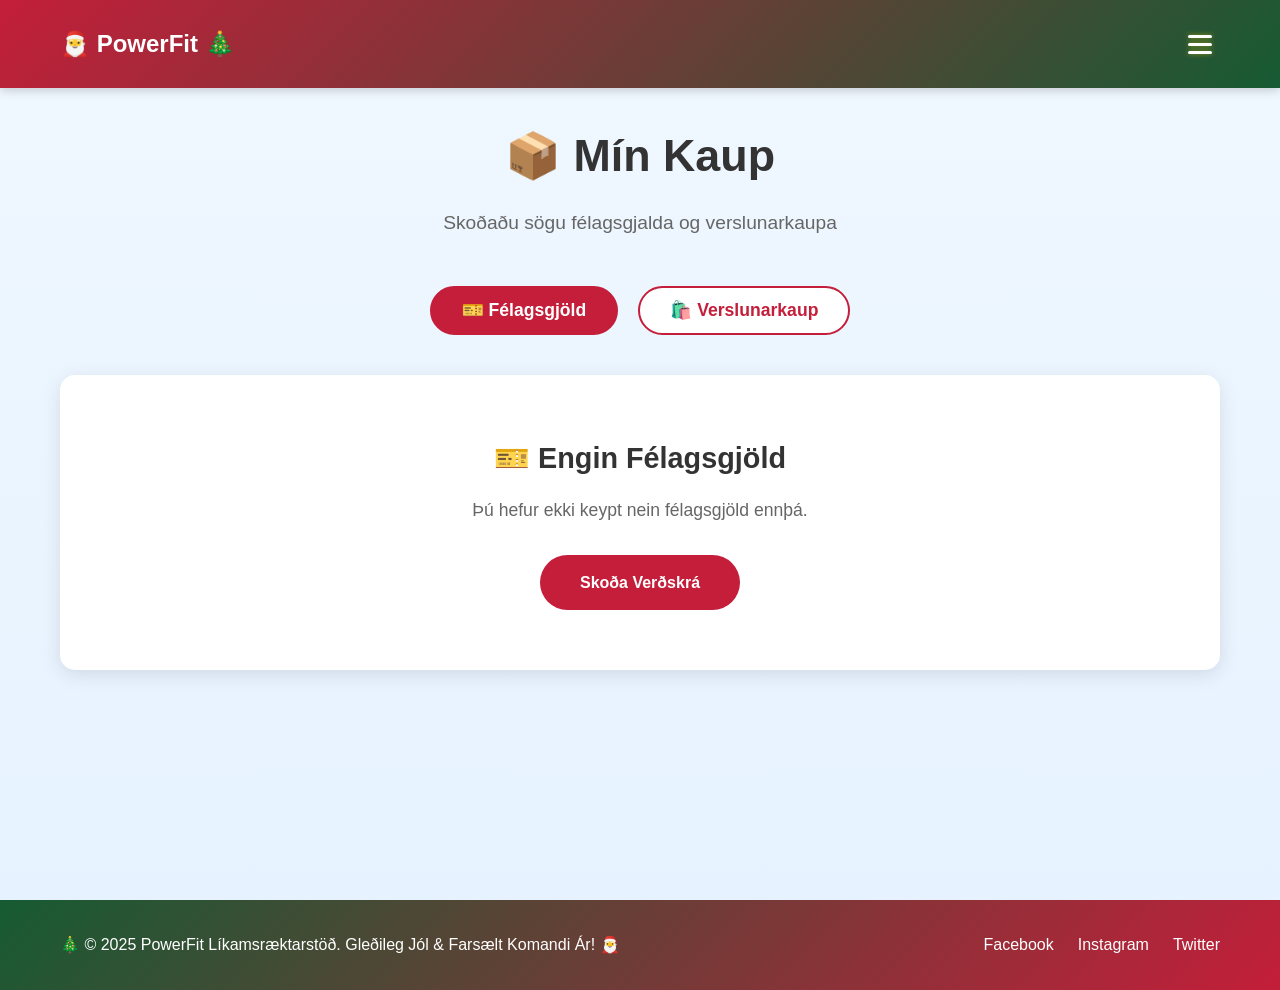
<file: purchases.html>
<!DOCTYPE html>
<html lang="is">
<head>
    <meta charset="UTF-8">
    <meta name="viewport" content="width=device-width, initial-scale=1.0">
    <title>Mín Kaup - PowerFit Líkamsræktarstöð</title>
    <link rel="stylesheet" href="styles.css">
    <style>
        .purchases-page {
            padding: 120px 20px 80px;
            background: linear-gradient(to bottom, #f0f8ff 0%, #e6f2ff 100%);
            min-height: 100vh;
        }
        
        .purchases-page .container {
            max-width: 1200px;
            margin: 0 auto;
        }
        
        .purchases-page h1 {
            text-align: center;
            font-size: 2.8rem;
            margin-bottom: 1rem;
            color: #333;
        }
        
        .purchases-page .subtitle {
            text-align: center;
            font-size: 1.2rem;
            color: #666;
            margin-bottom: 3rem;
        }

        .purchase-tabs {
            display: flex;
            gap: 20px;
            justify-content: center;
            margin-bottom: 40px;
            flex-wrap: wrap;
        }

        .tab-button {
            padding: 12px 30px;
            font-size: 1.1rem;
            border: 2px solid #c41e3a;
            background: white;
            color: #c41e3a;
            border-radius: 30px;
            cursor: pointer;
            transition: all 0.3s;
            font-weight: 600;
        }

        .tab-button:hover {
            background: #c41e3a;
            color: white;
            transform: translateY(-2px);
        }

        .tab-button.active {
            background: #c41e3a;
            color: white;
        }

        .tab-content {
            display: none;
        }

        .tab-content.active {
            display: block;
        }

        .purchase-card {
            background: white;
            border-radius: 15px;
            padding: 30px;
            margin-bottom: 25px;
            box-shadow: 0 5px 20px rgba(0,0,0,0.1);
            transition: transform 0.3s;
        }

        .purchase-card:hover {
            transform: translateY(-5px);
            box-shadow: 0 8px 30px rgba(0,0,0,0.15);
        }

        .purchase-header {
            display: flex;
            justify-content: space-between;
            align-items: center;
            margin-bottom: 20px;
            padding-bottom: 15px;
            border-bottom: 2px solid #f0f0f0;
            flex-wrap: wrap;
            gap: 15px;
        }

        .purchase-id {
            font-size: 1.2rem;
            font-weight: 700;
            color: #333;
        }

        .purchase-date {
            color: #666;
            font-size: 0.95rem;
        }

        .purchase-status {
            padding: 8px 20px;
            border-radius: 20px;
            font-weight: 600;
            font-size: 0.9rem;
        }

        .status-active {
            background: #d4edda;
            color: #155724;
        }

        .status-completed {
            background: #cce5ff;
            color: #004085;
        }

        .status-expired {
            background: #f8d7da;
            color: #721c24;
        }

        .purchase-details {
            display: grid;
            gap: 15px;
        }

        .detail-row {
            display: flex;
            justify-content: space-between;
            padding: 10px 0;
            align-items: center;
        }

        .detail-label {
            color: #666;
            font-weight: 500;
        }

        .detail-value {
            color: #333;
            font-weight: 600;
            font-size: 1.1rem;
        }

        .order-items {
            margin-top: 15px;
            padding-top: 15px;
            border-top: 1px solid #f0f0f0;
        }

        .order-item {
            display: flex;
            justify-content: space-between;
            padding: 10px 0;
            align-items: center;
        }

        .item-info {
            flex: 1;
        }

        .item-name {
            font-weight: 600;
            color: #333;
            margin-bottom: 5px;
        }

        .item-quantity {
            color: #666;
            font-size: 0.9rem;
        }

        .item-price {
            font-weight: 700;
            color: #c41e3a;
            font-size: 1.1rem;
        }

        .empty-state {
            text-align: center;
            padding: 60px 20px;
            background: white;
            border-radius: 15px;
            box-shadow: 0 5px 20px rgba(0,0,0,0.1);
        }

        .empty-state h3 {
            font-size: 1.8rem;
            color: #333;
            margin-bottom: 15px;
        }

        .empty-state p {
            color: #666;
            font-size: 1.1rem;
            margin-bottom: 30px;
        }

        .empty-state a {
            display: inline-block;
            padding: 15px 40px;
            background: #c41e3a;
            color: white;
            text-decoration: none;
            border-radius: 30px;
            font-weight: 600;
            transition: all 0.3s;
        }

        .empty-state a:hover {
            background: #a01628;
            transform: translateY(-2px);
        }

        @media (max-width: 768px) {
            .purchase-header {
                flex-direction: column;
                align-items: flex-start;
            }

            .detail-row {
                flex-direction: column;
                align-items: flex-start;
                gap: 5px;
            }

            .order-item {
                flex-direction: column;
                align-items: flex-start;
                gap: 10px;
            }
        }
    </style>
</head>
<body>
    <header>
        <nav>
            <div class="logo"><a href="index.html" style="color: white; text-decoration: none;">🎅 PowerFit 🎄</a></div>
            <button class="hamburger-menu" onclick="toggleMenu()" aria-label="Menu">
                <span></span>
                <span></span>
                <span></span>
            </button>
        </nav>
    </header>

    <!-- Side Navigation -->
    <div id="sideNav" class="side-nav">
        <a href="javascript:void(0)" class="close-btn" onclick="closeMenu()">&times;</a>
        <a href="index.html#home" onclick="closeMenu()">Heim</a>
        <a href="index.html#about" onclick="closeMenu()">Um okkur</a>
        <a href="pricing.html" onclick="closeMenu()">Verðskrá</a>
        <a href="shop.html" onclick="closeMenu()">Verslun</a>
        <a href="purchases.html" onclick="closeMenu()">Mín Kaup</a>
        <a href="index.html#contact" onclick="closeMenu()">Hafa samband</a>
    </div>
    <div id="overlay" class="overlay" onclick="closeMenu()"></div>

    <section class="purchases-page">
        <div class="container">
            <h1>📦 Mín Kaup</h1>
            <p class="subtitle">Skoðaðu sögu félagsgjalda og verslunarkaupa</p>
            
            <div class="purchase-tabs">
                <button class="tab-button active" onclick="switchTab('memberships')">🎫 Félagsgjöld</button>
                <button class="tab-button" onclick="switchTab('orders')">🛍️ Verslunarkaup</button>
            </div>

            <!-- Memberships Tab -->
            <div id="memberships-tab" class="tab-content active">
                <div id="memberships-list"></div>
            </div>

            <!-- Orders Tab -->
            <div id="orders-tab" class="tab-content">
                <div id="orders-list"></div>
            </div>
        </div>
    </section>

    <footer>
        <div class="container">
            <p>🎄 &copy; 2025 PowerFit Líkamsræktarstöð. Gleðileg Jól & Farsælt Komandi Ár! 🎅</p>
            <div class="social-links">
                <a href="#">Facebook</a>
                <a href="#">Instagram</a>
                <a href="#">Twitter</a>
            </div>
        </div>
    </footer>
    
    <script>
        // Switch between tabs
        function switchTab(tabName) {
            // Hide all tabs
            document.querySelectorAll('.tab-content').forEach(tab => {
                tab.classList.remove('active');
            });
            
            // Remove active class from all buttons
            document.querySelectorAll('.tab-button').forEach(btn => {
                btn.classList.remove('active');
            });
            
            // Show selected tab
            document.getElementById(tabName + '-tab').classList.add('active');
            
            // Add active class to clicked button
            event.target.classList.add('active');
        }

        // Get membership purchases from localStorage
        function getMembershipPurchases() {
            return JSON.parse(localStorage.getItem('membershipPurchases')) || [];
        }

        // Get shop orders from localStorage
        function getShopOrders() {
            return JSON.parse(localStorage.getItem('shopOrders')) || [];
        }

        // Calculate membership status and expiry
        function getMembershipStatus(purchaseDate, duration) {
            const purchase = new Date(purchaseDate);
            const today = new Date();
            const expiryDate = new Date(purchase);
            expiryDate.setMonth(expiryDate.getMonth() + duration);
            
            if (today > expiryDate) {
                return { status: 'expired', statusText: 'Útrunnið', expiryDate };
            } else {
                return { status: 'active', statusText: 'Virkt', expiryDate };
            }
        }

        // Format date
        function formatDate(dateString) {
            const date = new Date(dateString);
            return date.toLocaleDateString('is-IS', { 
                year: 'numeric', 
                month: 'long', 
                day: 'numeric' 
            });
        }

        // Display memberships
        function displayMemberships() {
            const memberships = getMembershipPurchases();
            const container = document.getElementById('memberships-list');
            
            if (memberships.length === 0) {
                container.innerHTML = `
                    <div class="empty-state">
                        <h3>🎫 Engin Félagsgjöld</h3>
                        <p>Þú hefur ekki keypt nein félagsgjöld ennþá.</p>
                        <a href="pricing.html">Skoða Verðskrá</a>
                    </div>
                `;
                return;
            }
            
            // Sort by date (newest first)
            memberships.sort((a, b) => new Date(b.date) - new Date(a.date));
            
            container.innerHTML = memberships.map(membership => {
                const { status, statusText, expiryDate } = getMembershipStatus(membership.date, membership.duration);
                const statusClass = status === 'active' ? 'status-active' : 'status-expired';
                
                return `
                    <div class="purchase-card">
                        <div class="purchase-header">
                            <div>
                                <div class="purchase-id">🎫 ${membership.planName}</div>
                                <div class="purchase-date">Keypt: ${formatDate(membership.date)}</div>
                            </div>
                            <span class="purchase-status ${statusClass}">${statusText}</span>
                        </div>
                        <div class="purchase-details">
                            <div class="detail-row">
                                <span class="detail-label">Mánaðarlegt verð:</span>
                                <span class="detail-value">${membership.monthlyRate.toLocaleString('is-IS')} kr</span>
                            </div>
                            <div class="detail-row">
                                <span class="detail-label">Lengd:</span>
                                <span class="detail-value">${membership.duration} ${membership.duration === 1 ? 'mánuður' : 'mánuðir'}</span>
                            </div>
                            <div class="detail-row">
                                <span class="detail-label">Rennur út:</span>
                                <span class="detail-value">${formatDate(expiryDate)}</span>
                            </div>
                            ${membership.savings > 0 ? `
                            <div class="detail-row">
                                <span class="detail-label">Sparnaður:</span>
                                <span class="detail-value" style="color: #28a745;">${membership.savings.toLocaleString('is-IS')} kr</span>
                            </div>
                            ` : ''}
                            <div class="detail-row" style="border-top: 2px solid #f0f0f0; padding-top: 15px; margin-top: 10px;">
                                <span class="detail-label" style="font-size: 1.2rem;">Heildarupphæð:</span>
                                <span class="detail-value" style="color: #c41e3a; font-size: 1.3rem;">${membership.totalAmount.toLocaleString('is-IS')} kr</span>
                            </div>
                        </div>
                    </div>
                `;
            }).join('');
        }

        // Display shop orders
        function displayOrders() {
            const orders = getShopOrders();
            const container = document.getElementById('orders-list');
            
            if (orders.length === 0) {
                container.innerHTML = `
                    <div class="empty-state">
                        <h3>🛍️ Engar Pantanir</h3>
                        <p>Þú hefur ekki keypt neitt úr versluninni ennþá.</p>
                        <a href="shop.html">Fara í Verslun</a>
                    </div>
                `;
                return;
            }
            
            // Sort by date (newest first)
            orders.sort((a, b) => new Date(b.date) - new Date(a.date));
            
            container.innerHTML = orders.map(order => {
                return `
                    <div class="purchase-card">
                        <div class="purchase-header">
                            <div>
                                <div class="purchase-id">🛍️ Pöntun #${order.orderId}</div>
                                <div class="purchase-date">${formatDate(order.date)}</div>
                            </div>
                            <span class="purchase-status status-completed">Lokið</span>
                        </div>
                        <div class="purchase-details">
                            <div class="order-items">
                                ${order.items.map(item => `
                                    <div class="order-item">
                                        <div class="item-info">
                                            <div class="item-name">${item.name}</div>
                                            <div class="item-quantity">Magn: ${item.quantity}</div>
                                        </div>
                                        <div class="item-price">${Math.round(item.price * item.quantity).toLocaleString('is-IS')} kr</div>
                                    </div>
                                `).join('')}
                            </div>
                            <div class="detail-row">
                                <span class="detail-label">Millisamtala:</span>
                                <span class="detail-value">${order.subtotal.toLocaleString('is-IS')} kr</span>
                            </div>
                            <div class="detail-row">
                                <span class="detail-label">Sending:</span>
                                <span class="detail-value">${order.shipping.toLocaleString('is-IS')} kr</span>
                            </div>
                            <div class="detail-row">
                                <span class="detail-label">Skattur:</span>
                                <span class="detail-value">${order.tax.toLocaleString('is-IS')} kr</span>
                            </div>
                            <div class="detail-row" style="border-top: 2px solid #f0f0f0; padding-top: 15px; margin-top: 10px;">
                                <span class="detail-label" style="font-size: 1.2rem;">Heildarupphæð:</span>
                                <span class="detail-value" style="color: #c41e3a; font-size: 1.3rem;">${order.total.toLocaleString('is-IS')} kr</span>
                            </div>
                        </div>
                    </div>
                `;
            }).join('');
        }

        // Initialize page
        displayMemberships();
        displayOrders();

        function toggleMenu() {
            document.getElementById('sideNav').classList.toggle('active');
            document.getElementById('overlay').classList.toggle('active');
            document.body.style.overflow = document.getElementById('sideNav').classList.contains('active') ? 'hidden' : 'auto';
        }

        function closeMenu() {
            document.getElementById('sideNav').classList.remove('active');
            document.getElementById('overlay').classList.remove('active');
            document.body.style.overflow = 'auto';
        }
    </script>
</body>
</html>
</file>
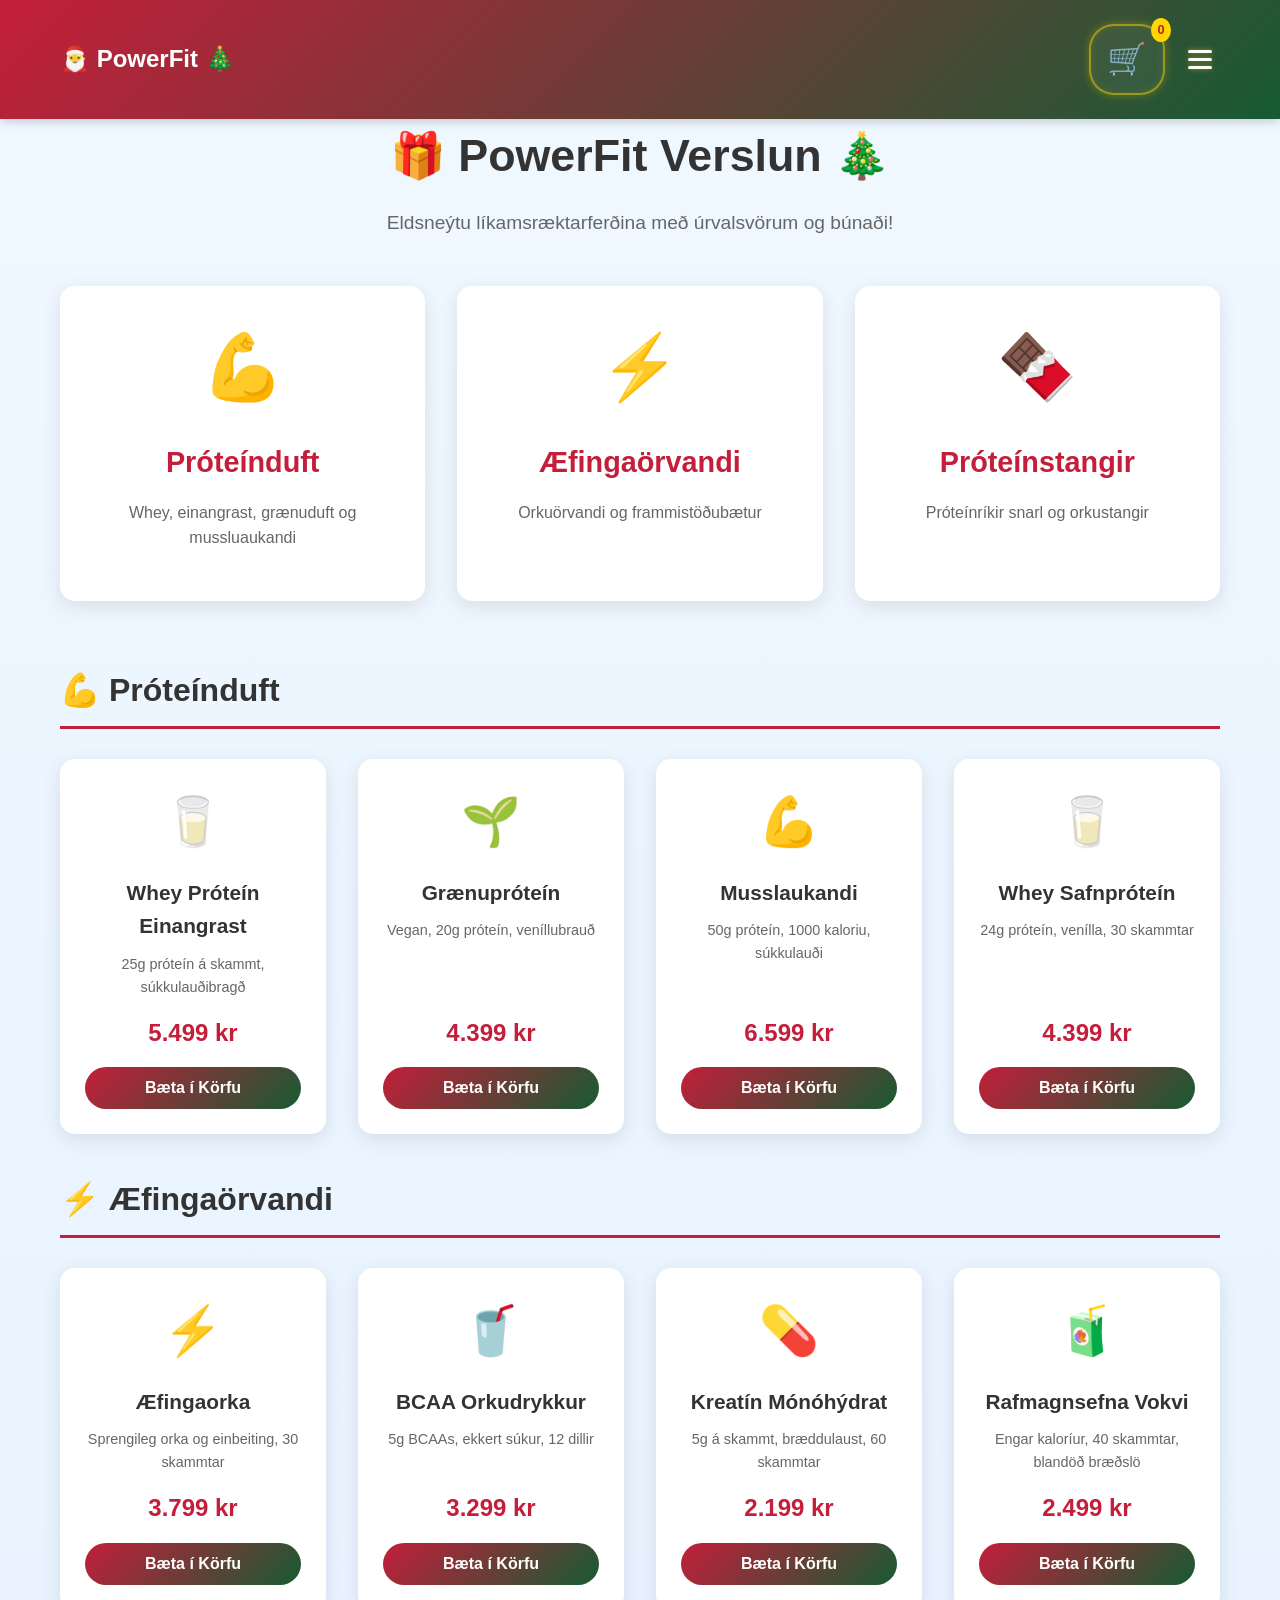
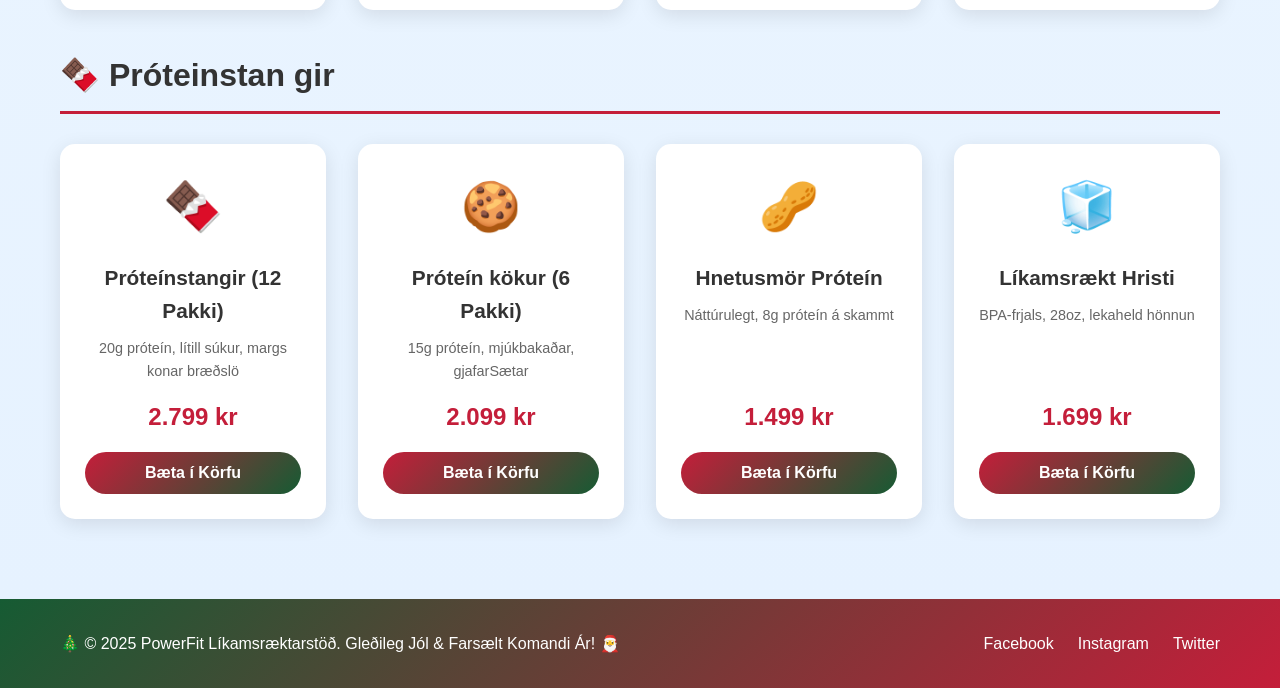
<file: shop-checkout.html>
<!DOCTYPE html>
<html lang="en">
<head>
    <meta charset="UTF-8">
    <meta name="viewport" content="width=device-width, initial-scale=1.0">
    <title>Greiðsla - PowerFit Líkamsræktarstöð</title>
    <link rel="stylesheet" href="styles.css">
    <style>
        .checkout-page {
            padding: 120px 20px 80px;
            background: linear-gradient(to bottom, #f0f8ff 0%, #e6f2ff 100%);
            min-height: 100vh;
        }
        
        .checkout-container {
            max-width: 1000px;
            margin: 0 auto;
            display: grid;
            grid-template-columns: 1fr 1fr;
            gap: 30px;
        }
        
        .checkout-section {
            background: white;
            padding: 30px;
            border-radius: 15px;
            box-shadow: 0 5px 20px rgba(0, 0, 0, 0.1);
        }
        
        .checkout-section h2 {
            color: #c41e3a;
            margin-bottom: 20px;
            padding-bottom: 10px;
            border-bottom: 2px solid #f0f0f0;
        }
        
        .form-group {
            margin-bottom: 20px;
        }
        
        .form-group label {
            display: block;
            margin-bottom: 5px;
            font-weight: bold;
            color: #333;
        }
        
        .form-group input,
        .form-group select {
            width: 100%;
            padding: 12px;
            border: 2px solid #e0e0e0;
            border-radius: 8px;
            font-size: 1rem;
            transition: border-color 0.3s;
        }
        
        .form-group input:focus,
        .form-group select:focus {
            outline: none;
            border-color: #c41e3a;
        }
        
        .form-row {
            display: grid;
            grid-template-columns: 1fr 1fr;
            gap: 15px;
        }
        
        .order-item {
            display: flex;
            justify-content: space-between;
            padding: 15px 0;
            border-bottom: 1px solid #f0f0f0;
            gap: 15px;
        }
        
        .item-details {
            flex: 1;
        }
        
        .item-name {
            font-weight: bold;
            color: #333;
            margin-bottom: 5px;
        }
        
        .item-quantity {
            color: #666;
            font-size: 0.9rem;
        }
        
        .item-price {
            font-weight: bold;
            color: #c41e3a;
            white-space: nowrap;
        }
        
        .order-totals {
            margin-top: 20px;
            padding-top: 20px;
            border-top: 2px solid #f0f0f0;
        }
        
        .total-row {
            display: flex;
            justify-content: space-between;
            margin-bottom: 10px;
            font-size: 1rem;
        }
        
        .total-row.grand-total {
            font-size: 1.5rem;
            font-weight: bold;
            color: #c41e3a;
            margin-top: 15px;
            padding-top: 15px;
            border-top: 2px solid #c41e3a;
        }
        
        .place-order-btn {
            width: 100%;
            background: linear-gradient(135deg, #c41e3a 0%, #165b33 100%);
            color: white;
            border: none;
            padding: 18px;
            border-radius: 50px;
            font-size: 1.2rem;
            font-weight: bold;
            cursor: pointer;
            transition: transform 0.3s;
            margin-top: 20px;
        }
        
        .place-order-btn:hover {
            transform: translateY(-2px);
        }
        
        .place-order-btn:disabled {
            opacity: 0.6;
            cursor: not-allowed;
        }
        
        .back-to-shop {
            display: inline-block;
            margin-bottom: 30px;
            color: #c41e3a;
            text-decoration: none;
            font-weight: bold;
            transition: opacity 0.3s;
        }
        
        .back-to-shop:hover {
            opacity: 0.7;
        }
        
        .payment-methods {
            display: grid;
            grid-template-columns: repeat(3, 1fr);
            gap: 15px;
            margin-bottom: 20px;
        }
        
        .payment-method {
            border: 2px solid #e0e0e0;
            padding: 15px;
            text-align: center;
            border-radius: 8px;
            cursor: pointer;
            transition: all 0.3s;
            font-size: 2rem;
        }
        
        .payment-method:hover {
            border-color: #c41e3a;
        }
        
        .payment-method.selected {
            border-color: #c41e3a;
            background: #fff5f5;
        }
        
        .payment-method-label {
            display: block;
            font-size: 0.9rem;
            margin-top: 5px;
            color: #666;
        }
        
        @media (max-width: 768px) {
            .checkout-container {
                grid-template-columns: 1fr;
            }
            
            .form-row {
                grid-template-columns: 1fr;
            }
            
            .payment-methods {
                grid-template-columns: 1fr;
            }
        }
        
        .success-message {
            display: none;
            text-align: center;
            padding: 40px;
            background: white;
            border-radius: 15px;
            box-shadow: 0 5px 20px rgba(0, 0, 0, 0.1);
            max-width: 500px;
            margin: 0 auto;
        }
        
        .success-message.active {
            display: block;
        }
        
        .success-icon {
            font-size: 5rem;
            margin-bottom: 20px;
        }
        
        .success-message h2 {
            color: #165b33;
            margin-bottom: 15px;
        }
        
        .success-message p {
            color: #666;
            margin-bottom: 30px;
        }
        
        .success-btn {
            background: linear-gradient(135deg, #c41e3a 0%, #165b33 100%);
            color: white;
            border: none;
            padding: 15px 40px;
            border-radius: 50px;
            font-size: 1.1rem;
            font-weight: bold;
            cursor: pointer;
            transition: transform 0.3s, box-shadow 0.3s;
            text-decoration: none;
            display: block;
            text-align: center;
            width: 100%;
        }
        
        .success-btn:hover {
            transform: translateY(-2px);
            box-shadow: 0 5px 20px rgba(196, 30, 58, 0.4);
        }
        
        .success-btn-primary {
            background: linear-gradient(135deg, #c41e3a 0%, #165b33 100%);
        }
        
        .success-btn-secondary {
            background: white;
            color: #c41e3a;
            border: 2px solid #c41e3a;
        }
        
        .success-btn-secondary:hover {
            background: #c41e3a;
            color: white;
            box-shadow: 0 5px 20px rgba(196, 30, 58, 0.4);
        }
        
        #cardDetails {
            display: block;
        }
        
        #cardDetails.hidden {
            display: none;
        }
    </style>
</head>
<body>
    <header>
        <nav>
            <div class="logo"><a href="index.html" style="color: white; text-decoration: none;">🎅 PowerFit 🎄</a></div>
            <button class="hamburger-menu" onclick="toggleMenu()" aria-label="Menu">
                <span></span>
                <span></span>
                <span></span>
            </button>
        </nav>
    </header>

    <!-- Side Navigation -->
    <div id="sideNav" class="side-nav">
        <a href="javascript:void(0)" class="close-btn" onclick="closeMenu()">&times;</a>
        <a href="index.html#home" onclick="closeMenu()">Heim</a>
        <a href="index.html#about" onclick="closeMenu()">Um okkur</a>
        <a href="pricing.html" onclick="closeMenu()">Verðskrá</a>
        <a href="shop.html" onclick="closeMenu()">Verslun</a>
        <a href="purchases.html" onclick="closeMenu()">Mín Kaup</a>
        <a href="index.html#contact" onclick="closeMenu()">Hafa samband</a>
    </div>
    <div id="overlay" class="overlay" onclick="closeMenu()"></div>

    <section class="checkout-page">
        <div class="container">
            <a href="shop.html" class="back-to-shop">← Til baka í verslun</a>
            <h1 style="text-align: center; color: #333; margin-bottom: 40px;">🛒 Greiðsla 🎄</h1>
            
            <div id="checkoutForm">
                <div class="checkout-container">
                    <div class="checkout-section">
                        <h2>Greiðsluupplýsingar</h2>
                        <form id="billingForm">
                            <div class="form-group">
                                <label for="fullName">Fullt nafn *</label>
                                <input type="text" id="fullName" required>
                            </div>
                            
                            <div class="form-group">
                                <label for="email">Netfang *</label>
                                <input type="email" id="email" required>
                            </div>
                            
                            <div class="form-group">
                                <label for="phone">Símanúmer *</label>
                                <input type="tel" id="phone" required>
                            </div>
                            
                            <div class="form-group">
                                <label for="address">Heimilisfang *</label>
                                <input type="text" id="address" required>
                            </div>
                            
                            <div class="form-row">
                                <div class="form-group">
                                    <label for="city">Bær *</label>
                                    <input type="text" id="city" required>
                                </div>
                                
                                <div class="form-group">
                                    <label for="zipCode">Póstnúmer *</label>
                                    <input type="text" id="zipCode" required>
                                </div>
                            </div>
                            
                            <h2 style="margin-top: 30px;">Greiðslumáti</h2>
                            
                            <div class="payment-methods">
                                <div class="payment-method selected" data-method="card">
                                    💳
                                    <span class="payment-method-label">Greiðslukort</span>
                                </div>
                                <div class="payment-method" data-method="paypal">
                                    🅿️
                                    <span class="payment-method-label">PayPal</span>
                                </div>
                                <div class="payment-method" data-method="cash">
                                    💵
                                    <span class="payment-method-label">Reiðufé við afhendingu</span>
                                </div>
                            </div>
                            
                            <div id="cardDetails">
                                <div class="form-group">
                                    <label for="cardNumber">Kortanúmer *</label>
                                    <input type="text" id="cardNumber" placeholder="1234 5678 9012 3456" maxlength="19">
                                </div>
                                
                                <div class="form-row">
                                    <div class="form-group">
                                        <label for="expiry">Gildistími *</label>
                                        <input type="text" id="expiry" placeholder="MM/ÁÁ" maxlength="5">
                                    </div>
                                    
                                    <div class="form-group">
                                        <label for="cvv">CVV *</label>
                                        <input type="text" id="cvv" placeholder="123" maxlength="3">
                                    </div>
                                </div>
                            </div>
                        </form>
                    </div>
                    
                    <div class="checkout-section">
                        <h2>Pöntunaryfirlit</h2>
                        <div id="orderItems"></div>
                        
                        <div class="order-totals">
                            <div class="total-row">
                                <span>Millisamtala:</span>
                                <span id="subtotal">0 kr</span>
                            </div>
                            <div class="total-row">
                                <span>Sending:</span>
                                <span id="shipping">827 kr</span>
                            </div>
                            <div class="total-row">
                                <span>Skattur (10%):</span>
                                <span id="tax">0 kr</span>
                            </div>
                            <div class="total-row grand-total">
                                <span>Samtals:</span>
                                <span id="grandTotal">0 kr</span>
                            </div>
                        </div>
                        
                        <button type="button" class="place-order-btn" onclick="processPayment()">
                            Ljúka kaupum 🎄
                        </button>
                    </div>
                </div>
            </div>
            
            <div id="successMessage" class="success-message">
                <div class="success-icon">✅</div>
                <h2>Pöntun tókst!</h2>
                <p>Takk fyrir kaupin! Pöntunin þín hefur verið staðfest og verður unnin fljótlega.</p>
                <p style="color: #c41e3a; font-weight: bold; font-size: 1.2rem; margin: 20px 0;">Pöntunarnúmer: #<span id="orderId"></span></p>
                <div style="display: flex; flex-direction: column; gap: 15px; max-width: 300px; margin: 0 auto;">
                    <a href="shop.html" class="success-btn success-btn-primary">Halda áfram að versla</a>
                    <a href="index.html" class="success-btn success-btn-secondary">Fara á forsíðu</a>
                </div>
            </div>
        </div>
    </section>

    <footer>
        <div class="container">
            <p>🎄 &copy; 2025 PowerFit Líkamsræktarstöð. Gleðileg Jól & Farsælt Komandi Ár! 🎅</p>
            <div class="social-links">
                <a href="#">Facebook</a>
                <a href="#">Instagram</a>
                <a href="#">Twitter</a>
            </div>
        </div>
    </footer>
    
    <script>
        let selectedPaymentMethod = 'card';
        
        // Load cart from localStorage
        const cart = JSON.parse(localStorage.getItem('gymCart')) || [];
        
        // Redirect if cart is empty
        if (cart.length === 0) {
            window.location.href = 'shop.html';
        }
        
        // Display order items
        function displayOrder() {
            const orderItemsDiv = document.getElementById('orderItems');
            let subtotal = 0;
            
            orderItemsDiv.innerHTML = cart.map(item => {
                const itemTotal = item.price * item.quantity;
                subtotal += itemTotal;
                
                return `
                    <div class="order-item">
                        <div class="item-details">
                            <div class="item-name">${item.name}</div>
                            <div class="item-quantity">Magn: ${item.quantity}</div>
                        </div>
                        <div class="item-price">${Math.round(itemTotal).toLocaleString('is-IS')} kr</div>
                    </div>
                `;
            }).join('');
            
            // Calculate totals
            const shipping = 827;
            const tax = subtotal * 0.1;
            const grandTotal = subtotal + shipping + tax;
            
            document.getElementById('subtotal').textContent = Math.round(subtotal).toLocaleString('is-IS') + ' kr';
            document.getElementById('tax').textContent = Math.round(tax).toLocaleString('is-IS') + ' kr';
            document.getElementById('grandTotal').textContent = Math.round(grandTotal).toLocaleString('is-IS') + ' kr';
        }
        
        // Payment method selection
        document.querySelectorAll('.payment-method').forEach(method => {
            method.addEventListener('click', function() {
                document.querySelectorAll('.payment-method').forEach(m => m.classList.remove('selected'));
                this.classList.add('selected');
                selectedPaymentMethod = this.dataset.method;
                
                const cardDetails = document.getElementById('cardDetails');
                if (selectedPaymentMethod === 'card') {
                    cardDetails.classList.remove('hidden');
                } else {
                    cardDetails.classList.add('hidden');
                }
            });
        });
        
        // Format card number input
        document.getElementById('cardNumber')?.addEventListener('input', function(e) {
            let value = e.target.value.replace(/\s/g, '');
            let formattedValue = value.match(/.{1,4}/g)?.join(' ') || value;
            e.target.value = formattedValue;
        });
        
        // Format expiry date
        document.getElementById('expiry')?.addEventListener('input', function(e) {
            let value = e.target.value.replace(/\D/g, '');
            if (value.length >= 2) {
                value = value.substring(0, 2) + '/' + value.substring(2, 4);
            }
            e.target.value = value;
        });
        
        // Process payment
        function processPayment() {
            const form = document.getElementById('billingForm');
            
            // Basic validation
            if (!form.checkValidity()) {
                alert('Vinsamlegast fylltu út alla nauðsynlega reiti!');
                form.reportValidity();
                return;
            }
            
            // Validate payment method specific fields
            if (selectedPaymentMethod === 'card') {
                const cardNumber = document.getElementById('cardNumber').value;
                const expiry = document.getElementById('expiry').value;
                const cvv = document.getElementById('cvv').value;
                
                if (!cardNumber || !expiry || !cvv) {
                    alert('Vinsamlegast fylltu út allar kortaupplýsingar!');
                    return;
                }
            }
            
            // Simulate payment processing
            const orderButton = document.querySelector('.place-order-btn');
            orderButton.disabled = true;
            orderButton.textContent = 'Vínnsla... ⏳';
            
            setTimeout(() => {
                // Generate order ID
                const orderId = 'GYM' + Date.now().toString().slice(-8);
                document.getElementById('orderId').textContent = orderId;
                
                // Calculate totals
                let subtotal = 0;
                cart.forEach(item => {
                    subtotal += item.price * item.quantity;
                });
                const shipping = 827;
                const tax = subtotal * 0.1;
                const total = subtotal + shipping + tax;
                
                // Save order to localStorage
                const order = {
                    orderId: orderId,
                    date: new Date().toISOString(),
                    items: cart.map(item => ({
                        name: item.name,
                        price: item.price,
                        quantity: item.quantity
                    })),
                    subtotal: Math.round(subtotal),
                    shipping: shipping,
                    tax: Math.round(tax),
                    total: Math.round(total)
                };
                
                const orders = JSON.parse(localStorage.getItem('shopOrders')) || [];
                orders.push(order);
                localStorage.setItem('shopOrders', JSON.stringify(orders));
                
                // Show success message
                document.getElementById('checkoutForm').style.display = 'none';
                document.getElementById('successMessage').classList.add('active');
                
                // Clear cart
                localStorage.removeItem('gymCart');
                
                // Scroll to top
                window.scrollTo({ top: 0, behavior: 'smooth' });
            }, 2000);
        }
        
        // Initialize
        displayOrder();

        function toggleMenu() {
            document.getElementById('sideNav').classList.toggle('active');
            document.getElementById('overlay').classList.toggle('active');
            document.body.style.overflow = document.getElementById('sideNav').classList.contains('active') ? 'hidden' : 'auto';
        }

        function closeMenu() {
            document.getElementById('sideNav').classList.remove('active');
            document.getElementById('overlay').classList.remove('active');
            document.body.style.overflow = 'auto';
        }
    </script>
</body>
</html>
</file>
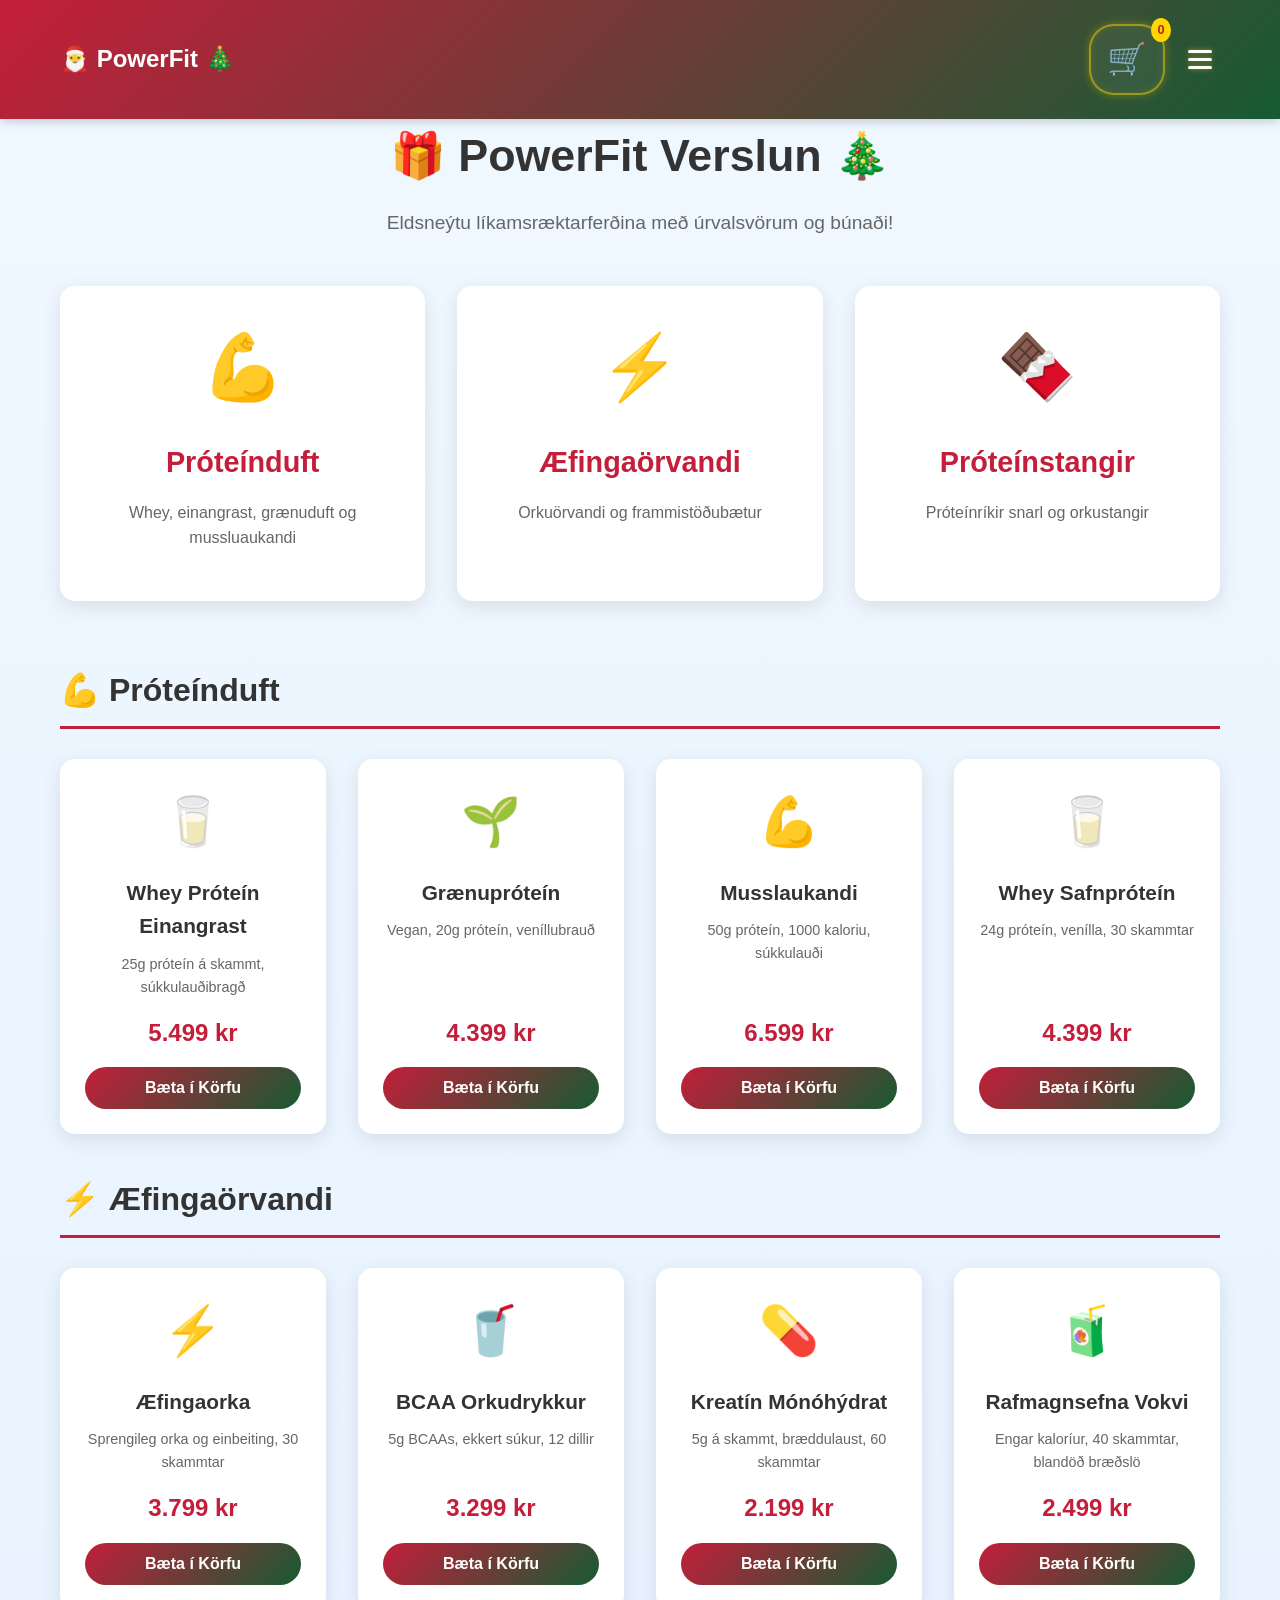
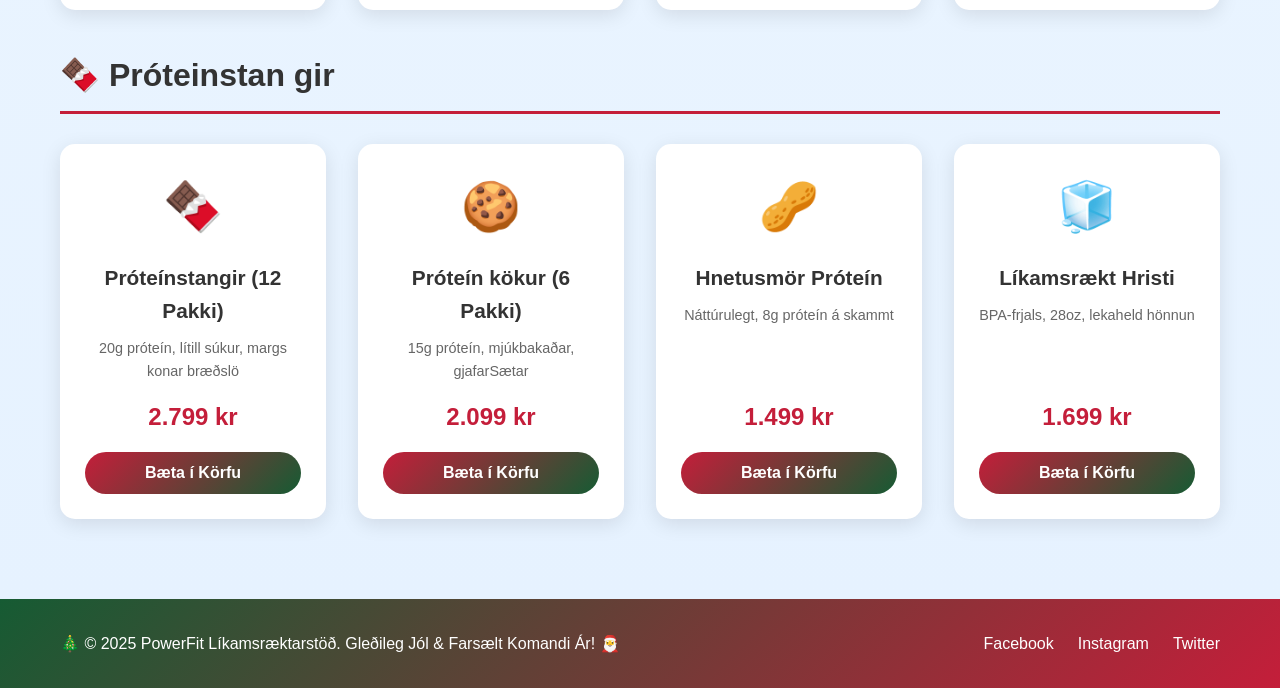
<file: shop.html>
<!DOCTYPE html>
<html lang="en">
<head>
    <meta charset="UTF-8">
    <meta name="viewport" content="width=device-width, initial-scale=1.0">
    <title>Verslun - PowerFit Líkamsræktarstöð</title>
    <link rel="stylesheet" href="styles.css">
    <style>
        .shop-page {
            padding: 120px 20px 80px;
            background: linear-gradient(to bottom, #f0f8ff 0%, #e6f2ff 100%);
            min-height: 100vh;
        }
        
        .shop-page .container {
            max-width: 1200px;
            margin: 0 auto;
        }
        
        .shop-page h1 {
            text-align: center;
            font-size: 2.8rem;
            margin-bottom: 1rem;
            color: #333;
        }
        
        .shop-page .subtitle {
            text-align: center;
            font-size: 1.2rem;
            color: #666;
            margin-bottom: 3rem;
        }
        
        .shop-categories {
            display: grid;
            grid-template-columns: repeat(auto-fit, minmax(280px, 1fr));
            gap: 2rem;
            margin-bottom: 4rem;
        }
        
        .category-card {
            background: white;
            border-radius: 15px;
            padding: 30px;
            text-align: center;
            box-shadow: 0 5px 20px rgba(0, 0, 0, 0.1);
            transition: transform 0.3s, box-shadow 0.3s;
            cursor: pointer;
        }
        
        .category-card:hover {
            transform: translateY(-5px);
            box-shadow: 0 10px 30px rgba(196, 30, 58, 0.2);
        }
        
        .category-icon {
            font-size: 4rem;
            margin-bottom: 20px;
        }
        
        .category-card h3 {
            color: #c41e3a;
            margin-bottom: 15px;
            font-size: 1.8rem;
        }
        
        .category-card p {
            color: #666;
            margin-bottom: 20px;
        }
        
        .shop-products {
            display: grid;
            grid-template-columns: repeat(auto-fit, minmax(250px, 1fr));
            gap: 2rem;
        }
        
        .product-card {
            background: white;
            border-radius: 15px;
            padding: 25px;
            text-align: center;
            box-shadow: 0 5px 20px rgba(0, 0, 0, 0.1);
            transition: transform 0.3s;
            display: flex;
            flex-direction: column;
        }
        
        .product-card:hover {
            transform: translateY(-5px);
        }
        
        .product-icon {
            font-size: 3rem;
            margin-bottom: 15px;
        }
        
        .product-card h4 {
            color: #333;
            margin-bottom: 10px;
            font-size: 1.3rem;
        }
        
        .product-card .description {
            color: #666;
            font-size: 0.9rem;
            margin-bottom: 15px;
            flex-grow: 1;
        }
        
        .product-price {
            font-size: 1.5rem;
            color: #c41e3a;
            font-weight: bold;
            margin-bottom: 15px;
        }
        
        .add-to-cart {
            background: linear-gradient(135deg, #c41e3a 0%, #165b33 100%);
            color: white;
            border: none;
            padding: 12px 30px;
            border-radius: 50px;
            font-size: 1rem;
            font-weight: bold;
            cursor: pointer;
            transition: all 0.4s ease;
            margin-top: auto;
        }
        
        .add-to-cart:hover {
            transform: translateY(-2px);
        }
        
        .add-to-cart.added {
            background: linear-gradient(135deg, #22c55e 0%, #16a34a 100%);
            transform: scale(1.05);
        }
        
        @keyframes addedPulse {
            0% { transform: scale(1); }
            50% { transform: scale(1.1); }
            100% { transform: scale(1.05); }
        }
        
        .add-to-cart.added {
            animation: addedPulse 0.4s ease;
        }
        
        .section-title {
            font-size: 2rem;
            color: #333;
            margin: 40px 0 30px;
            padding-bottom: 10px;
            border-bottom: 3px solid #c41e3a;
        }
        
        /* Cart Icon */
        .cart-icon {
            position: relative;
            font-size: 2rem;
            cursor: pointer;
            transition: all 0.4s ease;
            padding: 8px 16px;
            border-radius: 25px;
            border: 2px solid rgba(255, 215, 0, 0.5);
            box-shadow: 0 0 10px rgba(255, 215, 0, 0.3), inset 0 0 10px rgba(255, 215, 0, 0.1);
            background: rgba(255, 255, 255, 0.05);
        }
        
        .cart-icon:hover {
            transform: translateY(-3px);
            background: rgba(255, 255, 255, 0.15);
            border-color: rgba(255, 215, 0, 1);
            box-shadow: 0 0 20px rgba(255, 215, 0, 0.8), 0 4px 15px rgba(255, 215, 0, 0.6), inset 0 0 15px rgba(255, 215, 0, 0.3);
        }
        
        .cart-count {
            position: absolute;
            top: -8px;
            right: -8px;
            background: #ffd700;
            color: #c41e3a;
            font-size: 0.8rem;
            font-weight: bold;
            padding: 2px 6px;
            border-radius: 50%;
            min-width: 20px;
            text-align: center;
        }
        
        /* Cart Modal */
        .cart-modal {
            display: none;
            position: fixed;
            top: 0;
            left: 0;
            right: 0;
            bottom: 0;
            background: rgba(0, 0, 0, 0.7);
            z-index: 2000;
            animation: fadeIn 0.3s;
        }
        
        .cart-modal.active {
            display: flex;
            justify-content: center;
            align-items: center;
        }
        
        @keyframes fadeIn {
            from { opacity: 0; }
            to { opacity: 1; }
        }
        
        .cart-content {
            background: white;
            width: 90%;
            max-width: 600px;
            max-height: 85vh;
            border-radius: 15px;
            display: flex;
            flex-direction: column;
            animation: slideUp 0.3s;
        }
        
        @keyframes slideUp {
            from { transform: translateY(50px); opacity: 0; }
            to { transform: translateY(0); opacity: 1; }
        }
        
        .cart-header {
            display: flex;
            justify-content: space-between;
            align-items: center;
            padding: 20px;
            border-bottom: 2px solid #f0f0f0;
        }
        
        .cart-header h2 {
            margin: 0;
            color: #c41e3a;
        }
        
        .cart-header-buttons {
            display: flex;
            gap: 10px;
            align-items: center;
        }
        
        .clear-cart-btn {
            background: #ff6b6b;
            color: white;
            border: none;
            padding: 8px 15px;
            border-radius: 20px;
            font-size: 0.9rem;
            font-weight: bold;
            cursor: pointer;
            transition: all 0.3s ease;
            min-width: 90px;
        }
        
        .clear-cart-btn:hover {
            background: #ff5252;
        }
        
        .clear-cart-btn.confirm-mode {
            background: white;
            color: #ff3838;
            border: 2px solid #ff3838;
            animation: pulse 0.5s ease;
        }
        
        .clear-cart-btn.confirm-mode:hover {
            background: #fff5f5;
        }
        
        @keyframes pulse {
            0%, 100% { transform: scale(1); }
            50% { transform: scale(1.1); }
        }
        
        .close-cart {
            background: none;
            border: none;
            font-size: 2rem;
            cursor: pointer;
            color: #666;
            transition: color 0.3s;
        }
        
        .close-cart:hover {
            color: #c41e3a;
        }
        
        .cart-items {
            flex: 1;
            overflow-y: auto;
            padding: 20px;
            position: relative;
        }
        
        .empty-cart {
            text-align: center;
            color: #999;
            padding: 40px 20px;
        }
        
        .cart-item {
            display: flex;
            justify-content: space-between;
            align-items: center;
            padding: 15px;
            border-bottom: 1px solid #f0f0f0;
            gap: 15px;
        }
        
        .cart-item-info {
            flex: 1;
        }
        
        .cart-item-name {
            font-weight: bold;
            color: #333;
            margin-bottom: 5px;
        }
        
        .cart-item-price {
            color: #c41e3a;
            font-weight: bold;
        }
        
        .cart-item-quantity {
            display: flex;
            align-items: center;
            gap: 10px;
        }
        
        .qty-btn {
            background: #f0f0f0;
            border: none;
            width: 30px;
            height: 30px;
            border-radius: 5px;
            cursor: pointer;
            font-weight: bold;
            transition: background 0.3s;
        }
        
        .qty-btn:hover {
            background: #e0e0e0;
        }
        
        .remove-btn {
            background: #c41e3a;
            color: white;
            border: none;
            padding: 8px 15px;
            border-radius: 5px;
            cursor: pointer;
            transition: background 0.3s;
        }
        
        .remove-btn:hover {
            background: #a01830;
        }
        
        .cart-footer {
            padding: 20px;
            border-top: 2px solid #f0f0f0;
        }
        
        .cart-total {
            display: flex;
            justify-content: space-between;
            font-size: 1.3rem;
            margin-bottom: 15px;
            color: #333;
        }
        
        .checkout-btn {
            width: 100%;
            background: linear-gradient(135deg, #c41e3a 0%, #165b33 100%);
            color: white;
            border: none;
            padding: 15px;
            border-radius: 50px;
            font-size: 1.1rem;
            font-weight: bold;
            cursor: pointer;
            transition: transform 0.3s;
        }
        
        .checkout-btn:hover {
            transform: translateY(-2px);
        }
        
        .checkout-btn:disabled {
            opacity: 0.5;
            cursor: not-allowed;
        }
    </style>
</head>
<body>
    <header>
        <nav>
            <div class="logo"><a href="index.html" style="color: white; text-decoration: none;">🎅 PowerFit 🎄</a></div>
            <div style="display: flex; align-items: center; gap: 15px;">
                <div class="cart-icon" onclick="toggleCart()">
                    🛒
                    <span class="cart-count" id="cartCount">0</span>
                </div>
                <button class="hamburger-menu" onclick="toggleMenu()" aria-label="Menu">
                    <span></span>
                    <span></span>
                    <span></span>
                </button>
            </div>
        </nav>
    </header>

    <!-- Side Navigation -->
    <div id="sideNav" class="side-nav">
        <a href="javascript:void(0)" class="close-btn" onclick="closeMenu()">&times;</a>
        <a href="index.html#home" onclick="closeMenu()">Heim</a>
        <a href="index.html#about" onclick="closeMenu()">Um okkur</a>
        <a href="pricing.html" onclick="closeMenu()">Verðskrá</a>
        <a href="shop.html" onclick="closeMenu()">Verslun</a>
        <a href="purchases.html" onclick="closeMenu()">Mín Kaup</a>
        <a href="index.html#contact" onclick="closeMenu()">Hafa samband</a>
    </div>
    <div id="overlay" class="overlay" onclick="closeMenu()"></div>

    <!-- Shopping Cart Modal -->
    <div id="cartModal" class="cart-modal">
        <div class="cart-content">
            <div class="cart-header">
                <h2>🛒 Karfan Þín</h2>
                <div class="cart-header-buttons">
                    <button class="clear-cart-btn" id="clearCartBtn" onclick="clearCart()">Hreinsa Allt</button>
                    <button class="close-cart" onclick="toggleCart()">✕</button>
                </div>
            </div>
            <div id="cartItems" class="cart-items">
                <p class="empty-cart">Karfan þín er tóm</p>
            </div>
            <div class="cart-footer">
                <div class="cart-total">
                    <strong>Samtals:</strong>
                    <span id="cartTotal">$0.00</span>
                </div>
                <button class="checkout-btn" onclick="proceedToCheckout()">Halda áfram í Greisðslu</button>
            </div>
        </div>
    </div>

    <section class="shop-page">
        <div class="container">
            <h1>🎁 PowerFit Verslun 🎄</h1>
            <p class="subtitle">Eldsneýtu líkamsræktarferðina með úrvalsvörum og búnaði!</p>
            
            <div class="shop-categories">
                <div class="category-card" onclick="scrollToSection('protein')">
                    <div class="category-icon">💪</div>
                    <h3>Próteínduft</h3>
                    <p>Whey, einangrast, grænuduft og mussluaukandi</p>
                </div>
                
                <div class="category-card" onclick="scrollToSection('preworkout')">
                    <div class="category-icon">⚡</div>
                    <h3>Æfingaörvandi</h3>
                    <p>Orkuörvandi og frammistöðubætur</p>
                </div>
                
                <div class="category-card" onclick="scrollToSection('bars')">
                    <div class="category-icon">🍫</div>
                    <h3>Próteínstangir</h3>
                    <p>Próteínríkir snarl og orkustangir</p>
                </div>
            </div>
            
            <h2 class="section-title" id="protein">💪 Próteínduft</h2>
            
            <div class="shop-products">
                <div class="product-card" data-id="1" data-name="Whey Próteín Einangrast" data-price="5499">
                    <div class="product-icon">🥛</div>
                    <h4>Whey Próteín Einangrast</h4>
                    <p class="description">25g próteín á skammt, súkkulauðibragð</p>
                    <div class="product-price">5.499 kr</div>
                    <button class="add-to-cart">Bæta í Körfu</button>
                </div>
                
                <div class="product-card" data-id="2" data-name="Grænupróteín" data-price="4399">
                    <div class="product-icon">🌱</div>
                    <h4>Grænupróteín</h4>
                    <p class="description">Vegan, 20g próteín, veníllubrauð</p>
                    <div class="product-price">4.399 kr</div>
                    <button class="add-to-cart">Bæta í Körfu</button>
                </div>
                
                <div class="product-card" data-id="3" data-name="Musslaukandi" data-price="6599">
                    <div class="product-icon">💪</div>
                    <h4>Musslaukandi</h4>
                    <p class="description">50g próteín, 1000 kaloriu, súkkulauði</p>
                    <div class="product-price">6.599 kr</div>
                    <button class="add-to-cart">Bæta í Körfu</button>
                </div>
                
                <div class="product-card" data-id="4" data-name="Whey Safnpróteín" data-price="4399">
                    <div class="product-icon">🥛</div>
                    <h4>Whey Safnpróteín</h4>
                    <p class="description">24g próteín, venílla, 30 skammtar</p>
                    <div class="product-price">4.399 kr</div>
                    <button class="add-to-cart">Bæta í Körfu</button>
                </div>
            </div>
            
            <h2 class="section-title" id="preworkout">⚡ Æfingaörvandi</h2>
            
            <div class="shop-products">
                <div class="product-card" data-id="5" data-name="Æfingaorka" data-price="3799">
                    <div class="product-icon">⚡</div>
                    <h4>Æfingaorka</h4>
                    <p class="description">Sprengileg orka og einbeiting, 30 skammtar</p>
                    <div class="product-price">3.799 kr</div>
                    <button class="add-to-cart">Bæta í Körfu</button>
                </div>
                
                <div class="product-card" data-id="6" data-name="BCAA Orkudrykkur" data-price="3299">
                    <div class="product-icon">🥤</div>
                    <h4>BCAA Orkudrykkur</h4>
                    <p class="description">5g BCAAs, ekkert súkur, 12 dillir</p>
                    <div class="product-price">3.299 kr</div>
                    <button class="add-to-cart">Bæta í Körfu</button>
                </div>
                
                <div class="product-card" data-id="7" data-name="Kreatín Mónóhýdrat" data-price="2199">
                    <div class="product-icon">💊</div>
                    <h4>Kreatín Mónóhýdrat</h4>
                    <p class="description">5g á skammt, bræddulaust, 60 skammtar</p>
                    <div class="product-price">2.199 kr</div>
                    <button class="add-to-cart">Bæta í Körfu</button>
                </div>
                
                <div class="product-card" data-id="8" data-name="Rafmagnsefna Vokvi" data-price="2499">
                    <div class="product-icon">🧃</div>
                    <h4>Rafmagnsefna Vokvi</h4>
                    <p class="description">Engar kaloríur, 40 skammtar, blandöð bræðslö</p>
                    <div class="product-price">2.499 kr</div>
                    <button class="add-to-cart">Bæta í Körfu</button>
                </div>
            </div>
            
            <h2 class="section-title" id="bars">🍫 Próteinstan gir</h2>
            
            <div class="shop-products">
                <div class="product-card" data-id="9" data-name="Próteínstangir (12 Pakki)" data-price="2799">
                    <div class="product-icon">🍫</div>
                    <h4>Próteínstangir (12 Pakki)</h4>
                    <p class="description">20g próteín, lítill súkur, margs konar bræðslö</p>
                    <div class="product-price">2.799 kr</div>
                    <button class="add-to-cart">Bæta í Körfu</button>
                </div>
                
                <div class="product-card" data-id="10" data-name="Próteín kökur (6 Pakki)" data-price="2099">
                    <div class="product-icon">🍪</div>
                    <h4>Próteín kökur (6 Pakki)</h4>
                    <p class="description">15g próteín, mjúkbakaðar, gjafarSætar</p>
                    <div class="product-price">2.099 kr</div>
                    <button class="add-to-cart">Bæta í Körfu</button>
                </div>
                
                <div class="product-card" data-id="11" data-name="Hnetusmör Próteín" data-price="1499">
                    <div class="product-icon">🥜</div>
                    <h4>Hnetusmör Próteín</h4>
                    <p class="description">Náttúrulegt, 8g próteín á skammt</p>
                    <div class="product-price">1.499 kr</div>
                    <button class="add-to-cart">Bæta í Körfu</button>
                </div>
                
                <div class="product-card" data-id="12" data-name="Líkamsrækt Hristi" data-price="1699">
                    <div class="product-icon">🧊</div>
                    <h4>Líkamsrækt Hristi</h4>
                    <p class="description">BPA-frjals, 28oz, lekaheld hönnun</p>
                    <div class="product-price">1.699 kr</div>
                    <button class="add-to-cart">Bæta í Körfu</button>
                </div>
            </div>
        </div>
    </section>

    <footer>
        <div class="container">
            <p>🎄 &copy; 2025 PowerFit Líkamsræktarstöð. Gleðileg Jól & Farsælt Komandi Ár! 🎅</p>
            <div class="social-links">
                <a href="#">Facebook</a>
                <a href="#">Instagram</a>
                <a href="#">Twitter</a>
            </div>
        </div>
    </footer>
    
    <script>
        // Shopping Cart System
        let cart = JSON.parse(localStorage.getItem('gymCart')) || [];
        
        // Initialize cart on page load
        updateCartDisplay();
        
        // Toggle cart modal
        function toggleCart() {
            const modal = document.getElementById('cartModal');
            modal.classList.toggle('active');
            renderCart();
            // Reset clear button when closing cart
            if (!modal.classList.contains('active')) {
                clearTimeout(clearCartTimeout);
                resetClearButton();
            }
        }
        
        // Add item to cart
        document.querySelectorAll('.add-to-cart').forEach(button => {
            button.addEventListener('click', function() {
                const productCard = this.closest('.product-card');
                const id = productCard.dataset.id;
                const name = productCard.dataset.name;
                const price = parseFloat(productCard.dataset.price);
                
                addToCart({ id, name, price });
                
                // Visual feedback with smooth animation
                this.classList.add('added');
                this.textContent = '✓ Bætt við!';
                
                setTimeout(() => {
                    this.classList.remove('added');
                    this.textContent = 'Bæta í körfu';
                }, 1500);
            });
        });
        
        function addToCart(product) {
            const existingItem = cart.find(item => item.id === product.id);
            
            if (existingItem) {
                existingItem.quantity += 1;
            } else {
                cart.push({ ...product, quantity: 1 });
            }
            
            saveCart();
            updateCartDisplay();
        }
        
        function removeFromCart(id) {
            cart = cart.filter(item => item.id !== id);
            saveCart();
            updateCartDisplay();
            renderCart();
        }
        
        let clearCartConfirmMode = false;
        let clearCartTimeout = null;
        
        function clearCart() {
            if (cart.length === 0) {
                return;
            }
            
            const clearBtn = document.getElementById('clearCartBtn');
            
            if (!clearCartConfirmMode) {
                // First click - enter confirm mode
                clearCartConfirmMode = true;
                clearBtn.textContent = 'Staðfesta?';
                clearBtn.classList.add('confirm-mode');
                
                // Auto-reset after 3 seconds
                clearCartTimeout = setTimeout(() => {
                    resetClearButton();
                }, 3000);
            } else {
                // Second click - actually clear the cart
                clearTimeout(clearCartTimeout);
                cart = [];
                saveCart();
                updateCartDisplay();
                renderCart();
                resetClearButton();
            }
        }
        
        function resetClearButton() {
            clearCartConfirmMode = false;
            const clearBtn = document.getElementById('clearCartBtn');
            if (clearBtn) {
                clearBtn.textContent = 'Hreinsa Allt';
                clearBtn.classList.remove('confirm-mode');
            }
        }
        
        function toggleCart() {
            const modal = document.getElementById('cartModal');
            modal.classList.toggle('active');
            renderCart();
            // Reset clear button when closing cart
            if (!modal.classList.contains('active')) {
                clearTimeout(clearCartTimeout);
                resetClearButton();
            }
        }
        
        function updateQuantity(id, change) {
            const item = cart.find(item => item.id === id);
            if (item) {
                item.quantity += change;
                if (item.quantity <= 0) {
                    removeFromCart(id);
                } else {
                    saveCart();
                    updateCartDisplay();
                    renderCart();
                }
            }
        }
        
        function saveCart() {
            localStorage.setItem('gymCart', JSON.stringify(cart));
        }
        
        function updateCartDisplay() {
            const cartCount = document.getElementById('cartCount');
            const totalItems = cart.reduce((sum, item) => sum + item.quantity, 0);
            cartCount.textContent = totalItems;
        }
        
        function renderCart() {
            const cartItems = document.getElementById('cartItems');
            const cartTotal = document.getElementById('cartTotal');
            
            if (cart.length === 0) {
                cartItems.innerHTML = '<p class="empty-cart">Your cart is empty</p>';
                cartTotal.textContent = '0 kr';
                return;
            }
            
            let total = 0;
            const itemsHTML = cart.map(item => {
                const itemTotal = item.price * item.quantity;
                total += itemTotal;
                
                return `
                    <div class="cart-item">
                        <div class="cart-item-info">
                            <div class="cart-item-name">${item.name}</div>
                            <div class="cart-item-price">${Math.round(item.price).toLocaleString('is-IS')} kr</div>
                        </div>
                        <div class="cart-item-quantity">
                            <button class="qty-btn" onclick="updateQuantity('${item.id}', -1)">-</button>
                            <span>${item.quantity}</span>
                            <button class="qty-btn" onclick="updateQuantity('${item.id}', 1)">+</button>
                        </div>
                        <button class="remove-btn" onclick="removeFromCart('${item.id}')">Fjarlægja</button>
                    </div>
                `;
            }).join('');
            
            cartItems.innerHTML = itemsHTML;
            cartTotal.textContent = Math.round(total).toLocaleString('is-IS') + ' kr';
        }
        
        function proceedToCheckout() {
            if (cart.length === 0) {
                alert('Karfan þín er tóm!');
                return;
            }
            
            // Save cart and redirect to shop checkout
            localStorage.setItem('gymCart', JSON.stringify(cart));
            window.location.href = 'shop-checkout.html';
        }
        
        // Smooth scroll to sections with custom animation
        function scrollToSection(sectionId) {
            const section = document.getElementById(sectionId);
            if (section) {
                const targetPosition = section.offsetTop - 100;
                const startPosition = window.pageYOffset;
                const distance = targetPosition - startPosition;
                const duration = 1000;
                let start = null;
                
                function animation(currentTime) {
                    if (start === null) start = currentTime;
                    const timeElapsed = currentTime - start;
                    const run = ease(timeElapsed, startPosition, distance, duration);
                    window.scrollTo(0, run);
                    if (timeElapsed < duration) requestAnimationFrame(animation);
                }
                
                function ease(t, b, c, d) {
                    t /= d / 2;
                    if (t < 1) return c / 2 * t * t + b;
                    t--;
                    return -c / 2 * (t * (t - 2) - 1) + b;
                }
                
                requestAnimationFrame(animation);
            }
        }

        function toggleMenu() {
            document.getElementById('sideNav').classList.toggle('active');
            document.getElementById('overlay').classList.toggle('active');
            document.body.style.overflow = document.getElementById('sideNav').classList.contains('active') ? 'hidden' : 'auto';
        }

        function closeMenu() {
            document.getElementById('sideNav').classList.remove('active');
            document.getElementById('overlay').classList.remove('active');
            document.body.style.overflow = 'auto';
        }
    </script>
</body>
</html>
</file>
<file: styles.css>
* {
    margin: 0;
    padding: 0;
    box-sizing: border-box;
}

body {
    font-family: 'Segoe UI', Tahoma, Geneva, Verdana, sans-serif;
    line-height: 1.6;
    color: #333;
}

.container {
    max-width: 1200px;
    margin: 0 auto;
    padding: 0 20px;
}

/* Header & Navigation */
header {
    background: linear-gradient(135deg, #c41e3a 0%, #165b33 100%);
    color: white;
    padding: 1.5rem 0;
    box-shadow: 0 2px 10px rgba(0,0,0,0.2);
    position: fixed;
    width: 100%;
    top: 0;
    z-index: 1000;
}

nav {
    max-width: 1200px;
    margin: 0 auto;
    padding: 0 20px;
    display: flex;
    justify-content: space-between;
    align-items: center;
    gap: 20px;
}

.logo {
    font-size: 1.5rem;
    font-weight: bold;
    transition: transform 0.3s ease;
    cursor: pointer;
    animation: subtle-pulse 3s ease-in-out infinite;
}

.logo:hover {
    transform: scale(1.1);
}

@keyframes subtle-pulse {
    0%, 100% {
        transform: scale(1);
    }
    50% {
        transform: scale(1.05);
    }
}

/* Hamburger Menu Button */
.hamburger-menu {
    display: flex;
    flex-direction: column;
    justify-content: space-around;
    width: 40px;
    height: 40px;
    background: transparent;
    border: none;
    cursor: pointer;
    padding: 8px;
    z-index: 1001;
    border-radius: 8px;
    transition: all 0.3s ease;
}

.hamburger-menu:hover {
    background: rgba(255, 215, 0, 0.2);
    transform: scale(1.1);
}

.hamburger-menu span {
    width: 100%;
    height: 3px;
    background: white;
    border-radius: 3px;
    transition: all 0.3s ease;
    box-shadow: 0 0 5px rgba(255, 215, 0, 0.5);
}

.hamburger-menu:hover span {
    background: #ffd700;
    box-shadow: 0 0 10px rgba(255, 215, 0, 0.8);
}

/* Side Navigation */
.side-nav {
    height: 100%;
    width: 0;
    position: fixed;
    z-index: 1002;
    top: 0;
    right: 0;
    background: linear-gradient(180deg, #c41e3a 0%, #165b33 100%);
    overflow-x: hidden;
    transition: 0.4s ease;
    padding-top: 60px;
    box-shadow: -5px 0 20px rgba(0,0,0,0.3);
}

.side-nav.active {
    width: 320px;
}

.side-nav a {
    padding: 18px 30px;
    text-decoration: none;
    font-size: 1.2rem;
    color: white;
    display: block;
    transition: all 0.3s ease;
    border-left: 4px solid transparent;
    font-weight: 600;
}

.side-nav a:hover {
    background: rgba(255, 215, 0, 0.2);
    border-left-color: #ffd700;
    padding-left: 40px;
    box-shadow: inset 0 0 20px rgba(255, 215, 0, 0.1);
}

.side-nav .close-btn {
    position: absolute;
    top: 10px;
    right: 25px;
    font-size: 3rem;
    margin-left: 50px;
    padding: 0;
    border: none;
    line-height: 1;
    color: #ffd700;
}

.side-nav .close-btn:hover {
    background: transparent;
    color: white;
    transform: rotate(90deg);
    padding-left: 0;
    border: none;
}

/* Overlay */
.overlay {
    position: fixed;
    top: 0;
    left: 0;
    width: 100%;
    height: 100%;
    background: rgba(0, 0, 0, 0);
    z-index: 1001;
    pointer-events: none;
    transition: background 0.4s ease;
}

.overlay.active {
    background: rgba(0, 0, 0, 0.7);
    pointer-events: auto;
}

/* Hide old nav-links */
.nav-links {
    display: none;
}

/* Hero Section */
.hero {
    background: linear-gradient(135deg, #c41e3a 0%, #165b33 100%);
    color: white;
    padding: 150px 20px 100px;
    text-align: center;
    margin-top: 60px;
    position: relative;
    overflow: hidden;
}

.hero-content h1 {
    font-size: 3rem;
    margin-bottom: 1rem;
}

.hero-content p {
    font-size: 1.2rem;
    margin-bottom: 2rem;
    opacity: 0.9;
}

.cta-button {
    display: inline-block;
    background: #ffd700;
    color: #c41e3a;
    padding: 15px 40px;
    text-decoration: none;
    border-radius: 50px;
    font-weight: bold;
    transition: transform 0.3s, box-shadow 0.3s;
    box-shadow: 0 4px 15px rgba(255, 215, 0, 0.4);
}

.cta-button:hover {
    transform: translateY(-2px);
    box-shadow: 0 10px 20px rgba(255, 215, 0, 0.5);
}

/* Snowflakes Animation */
.snowflakes {
    position: absolute;
    top: 0;
    left: 0;
    width: 100%;
    height: 100%;
    overflow: hidden;
    pointer-events: none;
}

.snowflake {
    position: absolute;
    top: -10px;
    color: white;
    font-size: 1.5rem;
    animation: fall linear infinite;
    opacity: 0.8;
}

.snowflake:nth-child(1) { left: 10%; animation-duration: 10s; animation-delay: 0s; }
.snowflake:nth-child(2) { left: 20%; animation-duration: 12s; animation-delay: 2s; font-size: 2rem; }
.snowflake:nth-child(3) { left: 30%; animation-duration: 8s; animation-delay: 4s; }
.snowflake:nth-child(4) { left: 40%; animation-duration: 15s; animation-delay: 1s; font-size: 1.8rem; }
.snowflake:nth-child(5) { left: 50%; animation-duration: 11s; animation-delay: 3s; }
.snowflake:nth-child(6) { left: 60%; animation-duration: 13s; animation-delay: 5s; font-size: 1.6rem; }
.snowflake:nth-child(7) { left: 70%; animation-duration: 9s; animation-delay: 2s; }
.snowflake:nth-child(8) { left: 80%; animation-duration: 14s; animation-delay: 0s; font-size: 2.2rem; }

@keyframes fall {
    0% {
        transform: translateY(0) rotate(0deg);
    }
    100% {
        transform: translateY(100vh) rotate(360deg);
    }
}

/* About Section */
.about {
    padding: 80px 20px;
    background: linear-gradient(to bottom, #f0f8ff 0%, #e6f2ff 100%);
}

.about h2 {
    text-align: center;
    font-size: 2.5rem;
    margin-bottom: 3rem;
    color: #333;
}

.features {
    display: grid;
    grid-template-columns: repeat(auto-fit, minmax(250px, 1fr));
    gap: 2rem;
}

.feature {
    text-align: center;
    padding: 2rem;
    background: white;
    border-radius: 10px;
    box-shadow: 0 5px 15px rgba(196, 30, 58, 0.15);
    transition: transform 0.3s;
    border: 2px solid #ffd700;
}

.feature:hover {
    transform: translateY(-5px);
    box-shadow: 0 8px 25px rgba(196, 30, 58, 0.25);
}

.icon {
    font-size: 3rem;
    margin-bottom: 1rem;
}

.feature h3 {
    margin-bottom: 1rem;
    color: #c41e3a;
}

/* Pricing Section */
.pricing {
    padding: 80px 20px;
    background: white;
}

.pricing h2 {
    text-align: center;
    font-size: 2.5rem;
    margin-bottom: 1rem;
    color: #333;
}

.pricing-subtitle {
    text-align: center;
    font-size: 1.1rem;
    color: #666;
    margin-bottom: 3rem;
}

.pricing-cards {
    display: grid;
    grid-template-columns: repeat(auto-fit, minmax(300px, 1fr));
    gap: 2rem;
    max-width: 1200px;
    margin: 0 auto;
}

.pricing-card {
    background: white;
    border: 3px solid #ffd700;
    border-radius: 15px;
    padding: 2rem;
    text-align: center;
    transition: transform 0.3s, box-shadow 0.3s;
    position: relative;
    box-shadow: 0 5px 20px rgba(196, 30, 58, 0.1);
}

.pricing-card:hover {
    transform: translateY(-10px);
    box-shadow: 0 15px 30px rgba(196, 30, 58, 0.25);
}

.pricing-card.featured {
    border-color: #165b33;
    border-width: 4px;
    transform: scale(1.05);
    background: linear-gradient(to bottom, #ffffff 0%, #f0fff0 100%);
}

.pricing-card.featured:hover {
    transform: scale(1.05) translateY(-10px);
}

.badge {
    position: absolute;
    top: -15px;
    left: 50%;
    transform: translateX(-50%);
    background: linear-gradient(135deg, #c41e3a 0%, #165b33 100%);
    color: white;
    padding: 5px 20px;
    border-radius: 20px;
    font-size: 0.9rem;
    font-weight: bold;
    box-shadow: 0 4px 10px rgba(196, 30, 58, 0.3);
}

.pricing-card h3 {
    font-size: 1.8rem;
    margin-bottom: 1rem;
    color: #333;
}

.price {
    margin-bottom: 2rem;
}

.amount {
    font-size: 3rem;
    font-weight: bold;
    color: #c41e3a;
}

.period {
    font-size: 1.2rem;
    color: #666;
}

.features-list {
    list-style: none;
    margin-bottom: 2rem;
    text-align: left;
}

.features-list li {
    padding: 0.7rem 0;
    border-bottom: 1px solid #f0f0f0;
}

.select-plan {
    background: linear-gradient(135deg, #c41e3a 0%, #165b33 100%);
    color: white;
    border: none;
    padding: 15px 40px;
    border-radius: 50px;
    font-size: 1rem;
    font-weight: bold;
    cursor: pointer;
    transition: transform 0.3s, box-shadow 0.3s;
    width: 100%;
}

.select-plan:hover {
    transform: translateY(-2px);
    box-shadow: 0 5px 15px rgba(196, 30, 58, 0.5);
}

.pricing-note {
    text-align: center;
    margin-top: 3rem;
    padding: 1.5rem;
    background: linear-gradient(135deg, #fffacd 0%, #ffd700 100%);
    border-radius: 10px;
    border: 2px solid #c41e3a;
}

.pricing-note p {
    font-size: 1.1rem;
    color: #666;
}

/* Contact Section */
.contact {
    padding: 80px 20px;
    background: linear-gradient(to bottom, #f0f8ff 0%, #e6f2ff 100%);
}

.contact h2 {
    text-align: center;
    font-size: 2.5rem;
    margin-bottom: 3rem;
    color: #333;
}

.contact-content {
    display: grid;
    grid-template-columns: repeat(auto-fit, minmax(300px, 1fr));
    gap: 3rem;
    max-width: 1000px;
    margin: 0 auto;
}

.contact-info h3,
.contact-form h3 {
    font-size: 1.5rem;
    margin-bottom: 1.5rem;
    color: #c41e3a;
}

.contact-info p {
    margin-bottom: 1rem;
    font-size: 1.1rem;
}

.contact-form form {
    display: flex;
    flex-direction: column;
    gap: 1rem;
}

.contact-form input,
.contact-form textarea {
    padding: 12px;
    border: 2px solid #e0e0e0;
    border-radius: 5px;
    font-size: 1rem;
    transition: border-color 0.3s;
}

.contact-form input:focus,
.contact-form textarea:focus {
    outline: none;
    border-color: #c41e3a;
}

.contact-form button {
    background: linear-gradient(135deg, #c41e3a 0%, #165b33 100%);
    color: white;
    border: none;
    padding: 15px;
    border-radius: 5px;
    font-size: 1rem;
    font-weight: bold;
    cursor: pointer;
    transition: transform 0.3s;
}

.contact-form button:hover {
    transform: translateY(-2px);
}

/* Footer */
footer {
    background: linear-gradient(135deg, #165b33 0%, #c41e3a 100%);
    color: white;
    padding: 2rem 20px;
    text-align: center;
}

footer .container {
    display: flex;
    justify-content: space-between;
    align-items: center;
    flex-wrap: wrap;
    gap: 1rem;
}

.social-links {
    display: flex;
    gap: 1.5rem;
}

.social-links a {
    color: white;
    text-decoration: none;
    transition: opacity 0.3s;
}

.social-links a:hover {
    opacity: 0.7;
}

/* Responsive Design */
@media (max-width: 768px) {
    .hero-content h1 {
        font-size: 2rem;
    }

    .pricing-cards {
        grid-template-columns: 1fr;
    }

    .pricing-card.featured {
        transform: scale(1);
    }

    footer .container {
        flex-direction: column;
        text-align: center;
    }
}

/* Gallery */
.gallery {
    padding: 60px 20px;
    background: #fffaf6;
}

.gallery h2 {
    text-align: center;
    font-size: 2.2rem;
    margin-bottom: 0.5rem;
    color: #333;
}

.gallery-subtitle {
    text-align: center;
    color: #666;
    margin-bottom: 2rem;
}

.gallery-grid {
    display: grid;
    grid-template-columns: repeat(auto-fit, minmax(240px, 1fr));
    gap: 1.25rem;
    max-width: 1100px;
    margin: 0 auto;
}

.gallery-item {
    background: white;
    border-radius: 12px;
    overflow: hidden;
    text-align: center;
    box-shadow: 0 8px 20px rgba(0,0,0,0.08);
}

.gallery-item img {
    width: 100%;
    height: 220px;
    object-fit: cover;
    display: block;
}

.gallery-item figcaption {
    padding: 0.75rem 1rem 1.25rem;
    font-weight: 600;
    color: #c41e3a;
}

.gallery-note {
    text-align: center;
    margin-top: 1rem;
    color: #555;
    font-size: 0.95rem;
}

@media (max-width: 480px) {
    .gallery-item img {
        height: 160px;
    }
}
</file>
